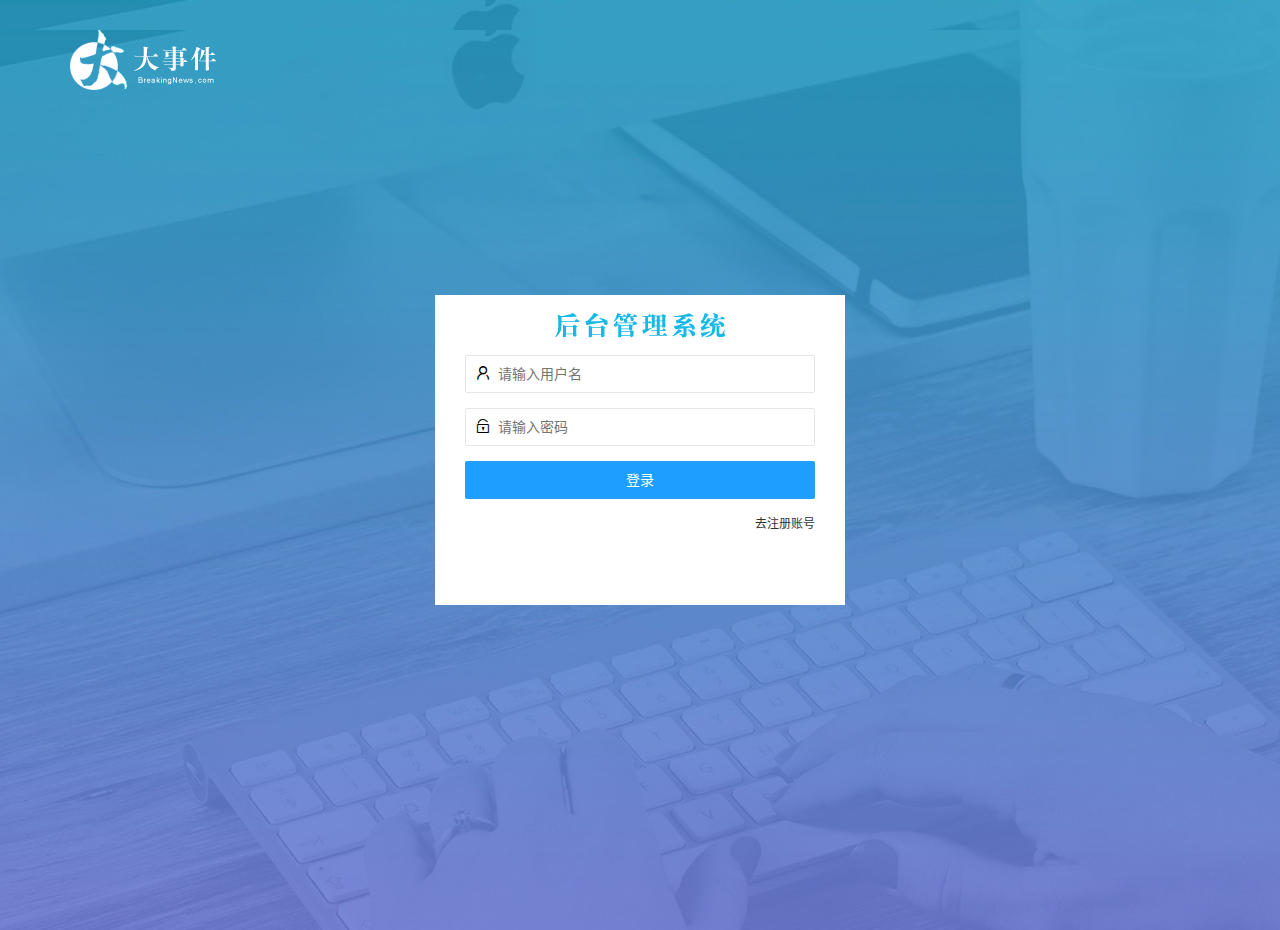
<file: login.html>
<!DOCTYPE html>
<html lang="zh-CN">

<head>
    <meta charset="UTF-8">
    <meta name="viewport" content="width=device-width, initial-scale=1.0">
    <title>大事件-登录/注册</title>
    <!-- 导入 Layui css样式 -->
    <link rel="stylesheet" href="/assets/lib/layui/css/layui.css">
    <!-- 引入自己的 css样式 -->
    <link rel="stylesheet" href="/assets/css/login.css" />
</head>

<body>
    <!-- 头部 logo 区域 -->
    <div class="layui-main" style="margin-top: 30px;">
        <img src="/assets/images/logo.png" alt="">
    </div>
    <!-- 登录/注册区域 -->
    <div class="loginAndRegBox">
        <!-- 1. 标题 -->
        <div class="title_box"></div>
        <!-- 2.登录的 div -->
        <div class="login_box">
            <!-- 登录表单 -->
            <form class="layui-form" id="form_login">
                <!-- 2.1 用户名 -->
                <div class="layui-form-item">
                    <i class="layui-icon layui-icon-username"></i>
                    <input type="text" name="username" required lay-verify="required" placeholder="请输入用户名"
                        autocomplete="off" class="layui-input">
                </div>
                <!-- 2.2 密码 -->
                <div class="layui-form-item">
                    <i class="layui-icon layui-icon-password"></i>
                    <input type="password" name="password" required lay-verify="required|pwd" placeholder="请输入密码"
                        autocomplete="off" class="layui-input">
                </div>
                <!-- 2.3 提交按钮 -->
                <div class="layui-form-item ">
                    <!-- type 要么不写要么设置为 sumbit，可以提交表单 -->
                    <!-- lay-submit 必须写，未来利用这个属性做表单校验 -->
                    <button class="layui-btn layui-btn-fluid layui-btn-normal" lay-submit>登录</button>
                </div>
                <!-- 2.4 去注册的 a 链接 -->
                <div class="layui-form-item links">
                    <a href="javascript:;" id="link_reg">去注册账号</a>
                </div>
            </form>
        </div>
        <!-- 3.注册的 div -->
        <div class="reg_box">
            <!-- 注册的表单 -->
            <form class="layui-form" id="form_reg">
                <!-- 2.1 用户名 -->
                <div class="layui-form-item">
                    <i class="layui-icon layui-icon-username"></i>
                    <input type="text" name="username" required lay-verify="required" placeholder="请输入用户名"
                        autocomplete="off" class="layui-input">
                </div>
                <!-- 2.2 密码 -->
                <div class="layui-form-item">
                    <i class="layui-icon layui-icon-password"></i>
                    <input type="password" name="password" required lay-verify="required|pwd" placeholder="请输入密码"
                        autocomplete="off" class="layui-input">
                </div>
                <!-- 2.3 密码确认框 -->
                <div class="layui-form-item">
                    <i class="layui-icon layui-icon-password"></i>
                    <input type="password" name="repassword" required lay-verify="required|pwd|repwd"
                        placeholder="再次确认密码" autocomplete="off" class="layui-input">
                </div>
                <!-- 2.4 注册按钮 -->
                <div class="layui-form-item ">
                    <!-- type 要么不写要么设置为 sumbit，可以提交表单 -->
                    <!-- lay-submit 必须写，未来利用这个属性做表单校验 -->
                    <button class="layui-btn layui-btn-fluid layui-btn-normal" lay-submit>注册</button>
                </div>
                <!-- 2.5 去登录的 a 链接 -->
                <div class="layui-form-item links">
                    <a href="javascript:;" id="link_login">去登录</a>
                </div>
            </form>

        </div>
    </div>
    <!-- 导入Jayui.all.js 文件 (不带 all 的功能少，还需要配置)-->
    <script src="/assets/lib/layui/layui.all.js"></script>
    <!-- 导入 jQUery 脚本 -->
    <script src="/assets/lib/jquery.js"></script>
    <!-- 引入自己封装的 baseAPI.js  -->
    <script src="/assets/js/baseAPI.js"></script>
    <!-- 引入自己的js文件 -->
    <script src="/assets/js/login.js"></script>
</body>

</html>
</file>
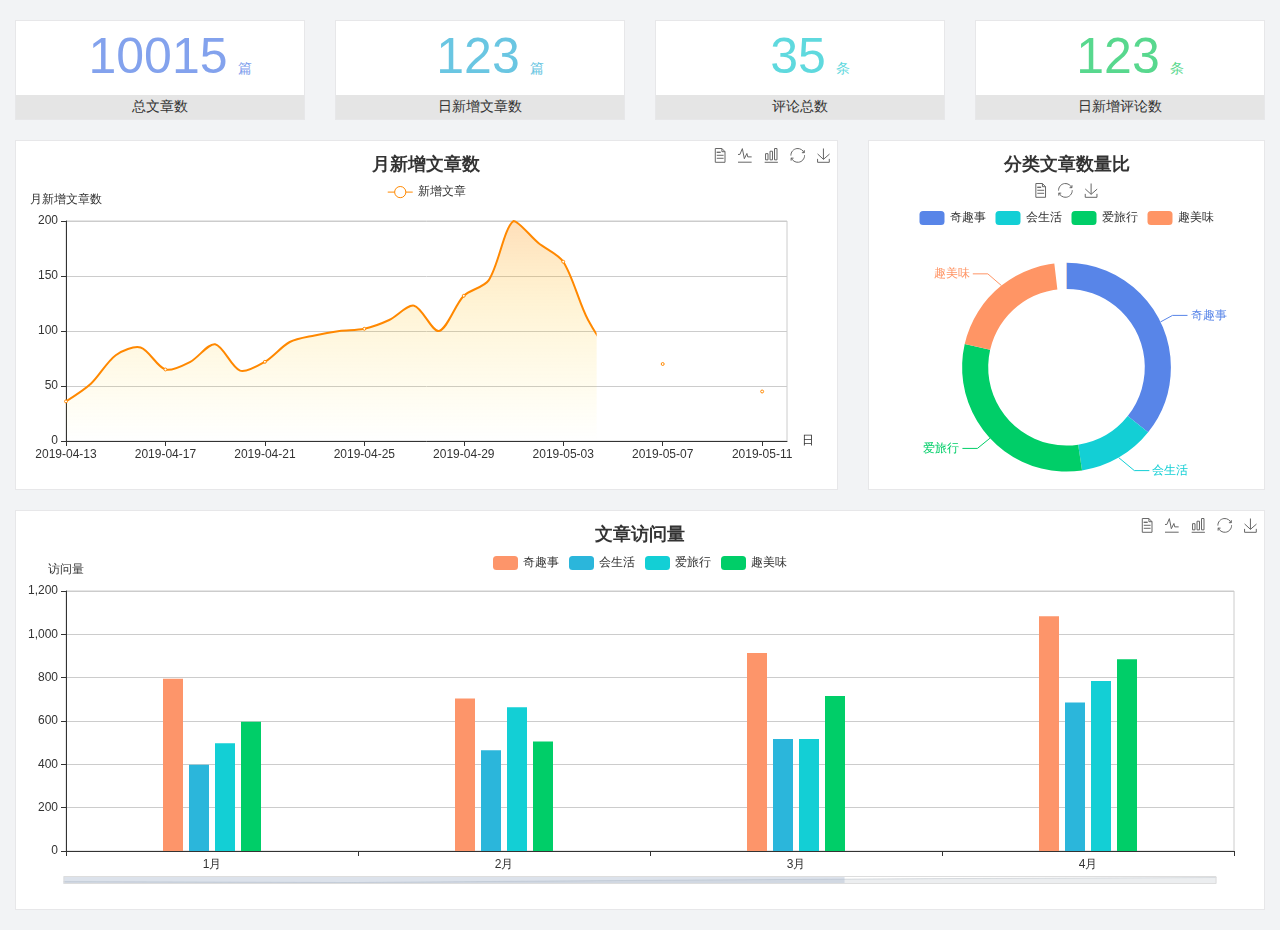
<file: home/dashboard.html>
<!DOCTYPE html>
<html lang="en">

<head>
  <meta charset="UTF-8">
  <meta name="viewport" content="width=device-width, initial-scale=1.0">
  <meta http-equiv="X-UA-Compatible" content="ie=edge">
  <title>图表统计</title>
  <link rel="stylesheet" href="../assets/lib/bootstrap.css" />
  <link rel="stylesheet" href="../assets/lib/main.css" />
  <script src="../assets/lib/jquery.js"></script>
  <script type="text/javascript" src="../assets/lib/echarts.min.js"></script>
</head>

<body>
  <div class="container-fluid">
    <div class="row spannel_list">
      <div class="col-sm-3 col-xs-6">
        <div class="spannel">
          <em>10015</em><span>篇</span>
          <b>总文章数</b>
        </div>
      </div>
      <div class="col-sm-3 col-xs-6">
        <div class="spannel scolor01">
          <em>123</em><span>篇</span>
          <b>日新增文章数</b>
        </div>
      </div>
      <div class="col-sm-3 col-xs-6">
        <div class="spannel scolor02">
          <em>35</em><span>条</span>
          <b>评论总数</b>
        </div>
      </div>
      <div class="col-sm-3 col-xs-6">
        <div class="spannel scolor03">
          <em>123</em><span>条</span>
          <b>日新增评论数</b>
        </div>
      </div>
    </div>
  </div>

  <div class="container-fluid">
    <div class="row curve-pie">
      <div class="col-lg-8 col-md-8">
        <div class="gragh_pannel" id="curve_show"></div>
      </div>
      <div class="col-lg-4 col-md-4">
        <div class="gragh_pannel" id="pie_show"></div>
      </div>
    </div>
  </div>

  <div class="container-fluid">
    <div class="column_pannel" id="column_show"></div>
  </div>

  <script>
    var oChart = echarts.init(document.getElementById('curve_show'));
    var aList_all = [
      { 'count': 36, 'date': '2019-04-13' },
      { 'count': 52, 'date': '2019-04-14' },
      { 'count': 78, 'date': '2019-04-15' },
      { 'count': 85, 'date': '2019-04-16' },
      { 'count': 65, 'date': '2019-04-17' },
      { 'count': 72, 'date': '2019-04-18' },
      { 'count': 88, 'date': '2019-04-19' },
      { 'count': 64, 'date': '2019-04-20' },
      { 'count': 72, 'date': '2019-04-21' },
      { 'count': 90, 'date': '2019-04-22' },
      { 'count': 96, 'date': '2019-04-23' },
      { 'count': 100, 'date': '2019-04-24' },
      { 'count': 102, 'date': '2019-04-25' },
      { 'count': 110, 'date': '2019-04-26' },
      { 'count': 123, 'date': '2019-04-27' },
      { 'count': 100, 'date': '2019-04-28' },
      { 'count': 132, 'date': '2019-04-29' },
      { 'count': 146, 'date': '2019-04-30' },
      { 'count': 200, 'date': '2019-05-01' },
      { 'count': 180, 'date': '2019-05-02' },
      { 'count': 163, 'date': '2019-05-03' },
      { 'count': 110, 'date': '2019-05-04' },
      { 'count': 80, 'date': '2019-05-05' },
      { 'count': 82, 'date': '2019-05-06' },
      { 'count': 70, 'date': '2019-05-07' },
      { 'count': 65, 'date': '2019-05-08' },
      { 'count': 54, 'date': '2019-05-09' },
      { 'count': 40, 'date': '2019-05-10' },
      { 'count': 45, 'date': '2019-05-11' },
      { 'count': 38, 'date': '2019-05-12' },
    ];

    let aCount = [];
    let aDate = [];

    for (var i = 0; i < aList_all.length; i++) {
      aCount.push(aList_all[i].count);
      aDate.push(aList_all[i].date);
    }

    var chartopt = {
      title: {
        text: '月新增文章数',
        left: 'center',
        top: '10'
      },
      tooltip: {
        trigger: 'axis'
      },
      legend: {
        data: ['新增文章'],
        top: '40'
      },
      toolbox: {
        show: true,
        feature: {
          mark: { show: true },
          dataView: { show: true, readOnly: false },
          magicType: { show: true, type: ['line', 'bar'] },
          restore: { show: true },
          saveAsImage: { show: true }
        }
      },
      calculable: true,
      xAxis: [
        {
          name: '日',
          type: 'category',
          boundaryGap: false,
          data: aDate
        }
      ],
      yAxis: [
        {
          name: '月新增文章数',
          type: 'value'
        }
      ],
      series: [
        {
          name: '新增文章',
          type: 'line',
          smooth: true,
          itemStyle: { normal: { areaStyle: { type: 'default' }, color: '#f80' }, lineStyle: { color: '#f80' } },
          data: aCount
        }],
      areaStyle: {
        normal: {
          color: new echarts.graphic.LinearGradient(0, 0, 0, 1, [{
            offset: 0,
            color: 'rgba(255,136,0,0.39)'
          }, {
            offset: .34,
            color: 'rgba(255,180,0,0.25)'
          }, {
            offset: 1,
            color: 'rgba(255,222,0,0.00)'
          }])

        }
      },
      grid: {
        show: true,
        x: 50,
        x2: 50,
        y: 80,
        height: 220
      }
    };

    oChart.setOption(chartopt);


    var oPie = echarts.init(document.getElementById('pie_show'));
    var oPieopt =
    {
      title: {
        top: 10,
        text: '分类文章数量比',
        x: 'center'
      },
      tooltip: {
        trigger: 'item',
        formatter: "{a} <br/>{b} : {c} ({d}%)"
      },
      color: ['#5885e8', '#13cfd5', '#00ce68', '#ff9565'],
      legend: {
        x: 'center',
        top: 65,
        data: ['奇趣事', '会生活', '爱旅行', '趣美味']
      },
      toolbox: {
        show: true,
        x: 'center',
        top: 35,
        feature: {
          mark: { show: true },
          dataView: { show: true, readOnly: false },
          magicType: {
            show: true,
            type: ['pie', 'funnel'],
            option: {
              funnel: {
                x: '25%',
                width: '50%',
                funnelAlign: 'left',
                max: 1548
              }
            }
          },
          restore: { show: true },
          saveAsImage: { show: true }
        }
      },
      calculable: true,
      series: [
        {
          name: '访问来源',
          type: 'pie',
          radius: ['45%', '60%'],
          center: ['50%', '65%'],
          data: [
            { value: 300, name: '奇趣事' },
            { value: 100, name: '会生活' },
            { value: 260, name: '爱旅行' },
            { value: 180, name: '趣美味' }
          ]
        }
      ]
    };
    oPie.setOption(oPieopt);



    var oColumn = this.echarts.init(document.getElementById('column_show'));
    var oColumnopt =
    {
      title: {
        text: '文章访问量',
        left: 'center',
        top: '10'
      },
      tooltip: {
        trigger: 'axis'
      },
      legend: {
        data: ['奇趣事', '会生活', '爱旅行', '趣美味'],
        top: '40'
      },
      toolbox: {
        show: true,
        feature: {
          mark: { show: true },
          dataView: { show: true, readOnly: false },
          magicType: { show: true, type: ['line', 'bar'] },
          restore: { show: true },
          saveAsImage: { show: true }
        }
      },
      calculable: true,
      xAxis: [
        {
          type: 'category',
          data: ['1月', '2月', '3月', '4月', '5月']
        }
      ],
      yAxis: [
        {
          name: '访问量',
          type: 'value'
        }
      ],
      series: [
        {
          name: '奇趣事',
          type: 'bar',
          barWidth: 20,
          itemStyle: {
            normal: { areaStyle: { type: 'default' }, color: '#fd956a' }
          },
          data: [800, 708, 920, 1090, 1200]
        },
        {
          name: '会生活',
          type: 'bar',
          barWidth: 20,
          itemStyle: {
            normal: { areaStyle: { type: 'default' }, color: '#2bb6db' }
          },
          data: [400, 468, 520, 690, 800]
        },
        {
          name: '爱旅行',
          type: 'bar',
          barWidth: 20,
          itemStyle: {
            normal: { areaStyle: { type: 'default' }, color: '#13cfd5' }
          },
          data: [500, 668, 520, 790, 900]
        },
        {
          name: '趣美味',
          type: 'bar',
          barWidth: 20,
          itemStyle: {
            normal: { areaStyle: { type: 'default' }, color: '#00ce68' }
          },
          data: [600, 508, 720, 890, 1000]
        }
      ],
      grid: {
        show: true,
        x: 50,
        x2: 30,
        y: 80,
        height: 260
      },
      dataZoom: [//给x轴设置滚动条
        {
          start: 0,//默认为0
          end: 100 - 1000 / 31,//默认为100
          type: 'slider',
          show: true,
          xAxisIndex: [0],
          handleSize: 0,//滑动条的 左右2个滑动条的大小
          height: 8,//组件高度
          left: 45, //左边的距离
          right: 50,//右边的距离
          bottom: 26,//右边的距离
          handleColor: '#ddd',//h滑动图标的颜色
          handleStyle: {
            borderColor: "#cacaca",
            borderWidth: "1",
            shadowBlur: 2,
            background: "#ddd",
            shadowColor: "#ddd",
          }
        }]
    };
    oColumn.setOption(oColumnopt);
  </script>
</body>

</html>
</file>
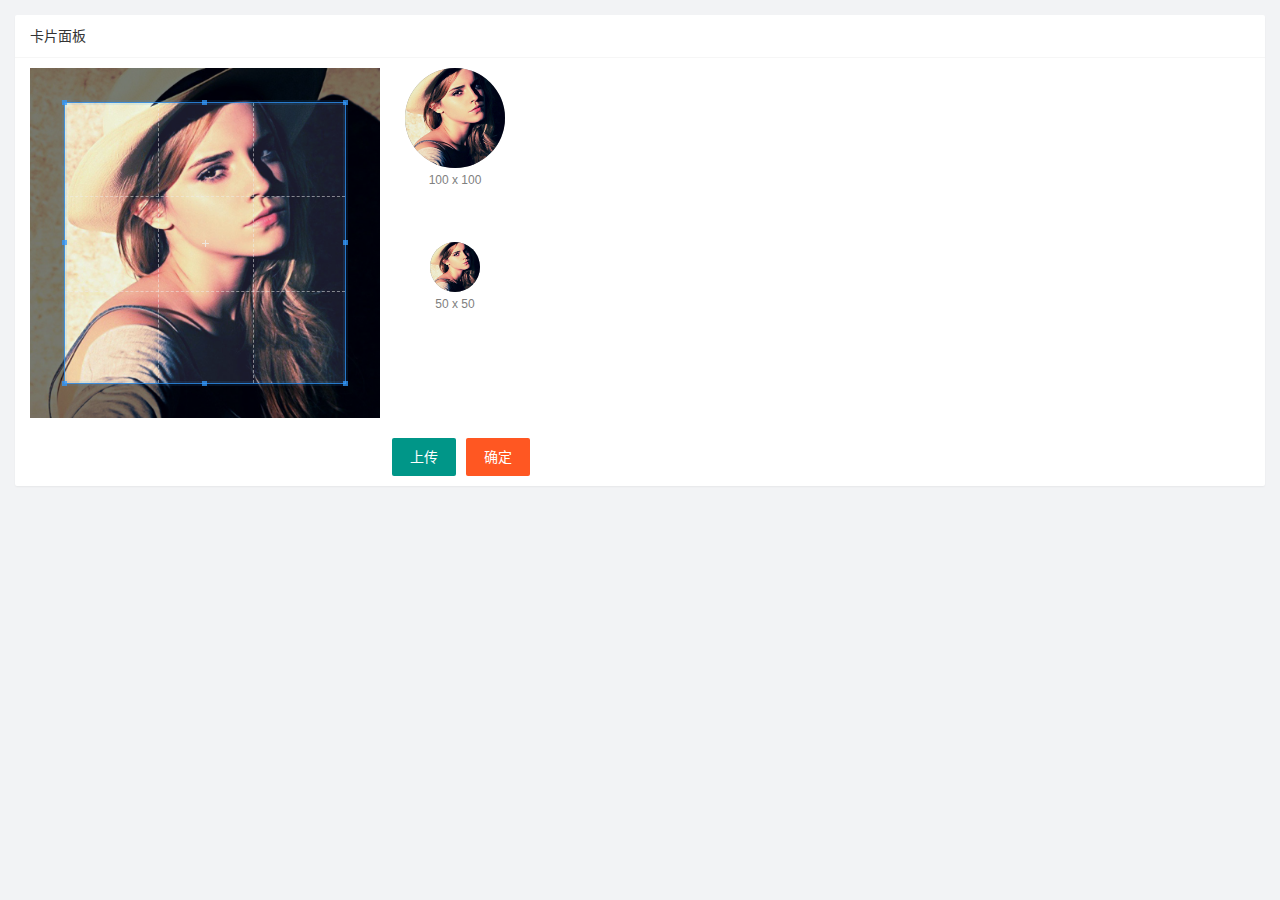
<file: user/user_avatar.html>
<!DOCTYPE html>
<html lang="zh-CN">

<head>
    <meta charset="UTF-8">
    <meta name="viewport" content="width=device-width, initial-scale=1.0">
    <title>Document</title>
    <!-- 导入 layui的css样式 -->
    <link rel="stylesheet" href="/assets/lib/layui/css/layui.css">
    <link rel="stylesheet" href="/assets/lib/cropper/cropper.css" />
    <!-- 引入自己的css样式 -->
    <link rel="stylesheet" href="/assets/css/user/user_avatar.css">
</head>

<body>
    <!-- 卡片面板 -->
    <div class="layui-card">
        <div class="layui-card-header">卡片面板</div>
        <div class="layui-card-body">
            <!-- 第一行的图片裁剪和预览区域 -->
            <div class="row1">
                <!-- 图片裁剪区域 -->
                <div class="cropper-box">
                    <!-- 这个 img 标签很重要，将来会把它初始化为裁剪区域 -->
                    <img id="image" src="/assets/images/sample.jpg" />
                </div>
                <!-- 图片的预览区域 -->
                <div class="preview-box">
                    <div>
                        <!-- 宽高为 100px 的预览区域 -->
                        <div class="img-preview w100"></div>
                        <p class="size">100 x 100</p>
                    </div>
                    <div>
                        <!-- 宽高为 50px 的预览区域 -->
                        <div class="img-preview w50"></div>
                        <p class="size">50 x 50</p>
                    </div>
                </div>
            </div>

            <!-- 第二行的按钮区域 -->
            <div class="row2">
                <input type="file" id="file" accept="image/png,image/jpeg">
                <button type="button" class="layui-btn" id="btnChooseImage">上传</button>
                <button type="button" id="btnUpload" class="layui-btn layui-btn-danger">确定</button>
            </div>
        </div>
    </div>
    <!-- 导入 layui的js文件 -->
    <script src="/assets/lib/layui/layui.all.js"></script>
    <!-- 导入 jQuery的js 文件 -->
    <script src="/assets/lib/jquery.js"></script>
    <!-- 导入 cropper 的js文件 -->
    <script src="/assets/lib/cropper/Cropper.js"></script>
    <script src="/assets/lib/cropper/jquery-cropper.js"></script>
    <!-- 引入 base.API -->
    <script src="/assets/js/baseAPI.js"></script>
    <!-- 引入自己的js 文件 -->
    <script src="/assets/js/user/user_avatar.js"></script>
</body>

</html>
</file>
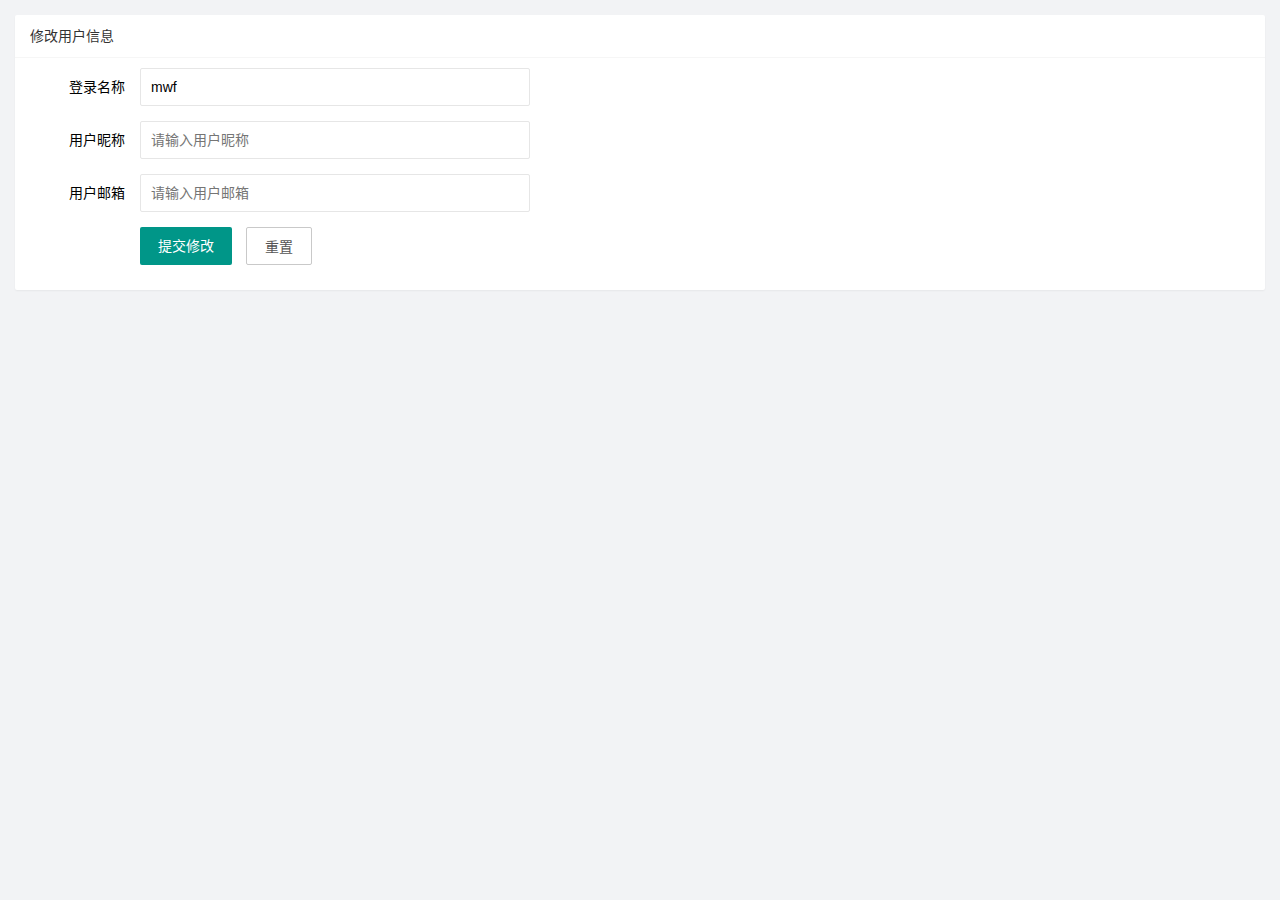
<file: user/user_info.html>
<!DOCTYPE html>
<html lang="zh-CN">

<head>
    <meta charset="UTF-8">
    <meta name="viewport" content="width=device-width, initial-scale=1.0">
    <title>Document</title>
    <!-- 导入 layui 的css样式 -->
    <link rel="stylesheet" href="/assets/lib/layui/css/layui.css">
    <!-- 引入自己的 css 样式 -->
    <link rel="stylesheet" href="/assets/css/user/user_info.css">
</head>

<body>
    <!-- 卡片区域 -->
    <div class="layui-card">
        <div class="layui-card-header">修改用户信息</div>
        <div class="layui-card-body">
            <!-- form表单 -->
            <form class="layui-form" lay-filter="formUserInfo">
                <!-- 第00行 id -->
                <!--记住，修改通常都和id有关，所以显示的时候要记得显示id  -->
                <input type="hidden" name="id">
                <!-- 第01行 登录名称 -->
                <div class="layui-form-item">
                    <label class="layui-form-label">登录名称</label>
                    <div class="layui-input-block">
                        <input type="text" name="username" required lay-verify="required" placeholder="请输入登录名称"
                            autocomplete="off" class="layui-input" readonly value="mwf">
                    </div>
                </div>
                <!-- 第02行 用户昵称 -->
                <div class="layui-form-item">
                    <label class="layui-form-label">用户昵称</label>
                    <div class="layui-input-block">
                        <input type="text" name="nickname" required lay-verify="required|nickname" placeholder="请输入用户昵称"
                            autocomplete="off" class="layui-input">
                    </div>
                </div>
                <!-- 第03行 用户邮箱 -->
                <div class="layui-form-item">
                    <label class="layui-form-label">用户邮箱</label>
                    <div class="layui-input-block">
                        <input type="email" name="email" required lay-verify="required|email" placeholder="请输入用户邮箱"
                            autocomplete="off" class="layui-input">
                    </div>
                </div>
                <!-- 第04行 提交修改 -->
                <div class="layui-form-item">
                    <div class="layui-input-block">
                        <button class="layui-btn" lay-submit lay-filter="formDemo">提交修改</button>
                        <button type="reset" class="layui-btn layui-btn-primary" id="btnReset">重置</button>
                    </div>
                </div>
            </form>
        </div>
    </div>
    <!-- 导入 layui.all.js文件 -->
    <script src="/assets/lib/layui/layui.all.js"></script>
    <!-- 导入 jQuery 文件 -->
    <script src="/assets/lib/jquery.js"></script>
    <!-- 引入 baseAPI 文件 -->
    <script src="/assets/js/baseAPI.js"></script>
    <!-- 引入自己的 js文件 -->
    <script src="/assets/js/user/user_info.js"></script>
</body>

</html>
</file>
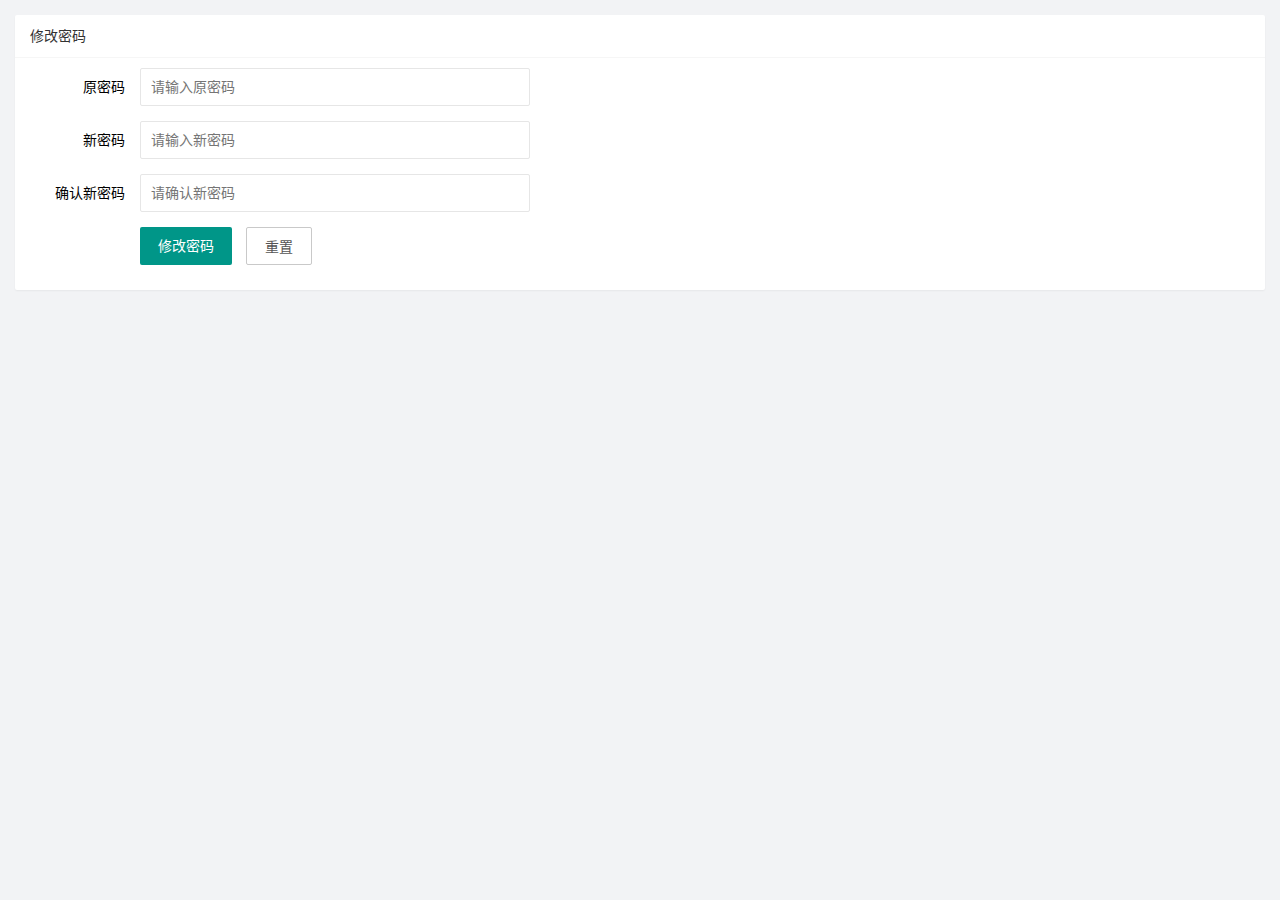
<file: user/user_pwd.html>
<!DOCTYPE html>
<html lang="zh-CN">

<head>
    <meta charset="UTF-8">
    <meta name="viewport" content="width=device-width, initial-scale=1.0">
    <title>Document</title>
    <!-- 导入 layui 的css样式 -->
    <link rel="stylesheet" href="/assets/lib/layui/css/layui.css">
    <!-- 引入自己的css样式 -->
    <link rel="stylesheet" href="/assets/css/user/user._pwd.css">
</head>

<body>
    <div class="layui-card">
        <div class="layui-card-header">修改密码</div>
        <div class="layui-card-body">
            <form class="layui-form">
                <!-- 1.原密码 -->
                <div class="layui-form-item">
                    <label class="layui-form-label">原密码</label>
                    <div class="layui-input-block">
                        <input type="password" name="oldPwd" required lay-verify="required|pwd" placeholder="请输入原密码"
                            autocomplete="off" class="layui-input">
                    </div>
                </div>
                <!-- 2.新密码 -->
                <div class="layui-form-item">
                    <label class="layui-form-label">新密码</label>
                    <div class="layui-input-block">
                        <input type="password" name="newPwd" required lay-verify="required|pwd|newPwd"
                            placeholder="请输入新密码" autocomplete="off" class="layui-input">
                    </div>
                </div>
                <!-- 3.确认新密码 -->
                <div class="layui-form-item">
                    <label class="layui-form-label">确认新密码</label>
                    <div class="layui-input-block">
                        <input type="password" name="rePwd" required lay-verify="required|pwd|rePwd"
                            placeholder="请确认新密码" autocomplete="off" class="layui-input">
                    </div>
                </div>
                <!-- 4.提交按钮 -->
                <div class="layui-form-item">
                    <div class="layui-input-block">
                        <button class="layui-btn" lay-submit lay-filter="formDemo">修改密码</button>
                        <button type="reset" class="layui-btn layui-btn-primary">重置</button>
                    </div>
                </div>
            </form>
        </div>
    </div>
    <!-- 导入 layui 的js文件 -->
    <script src="/assets/lib/layui/layui.all.js"></script>
    <!-- 导入 jQuery 的js文件 -->
    <script src="/assets/lib/jquery.js"></script>
    <!-- 引入 baseAPI 文件 -->
    <script src="/assets/js/baseAPI.js"></script>
    <!-- 引入本页面 js -->
    <script src="/assets/js/user/user_pwd.js"></script>
</body>

</html>
</file>
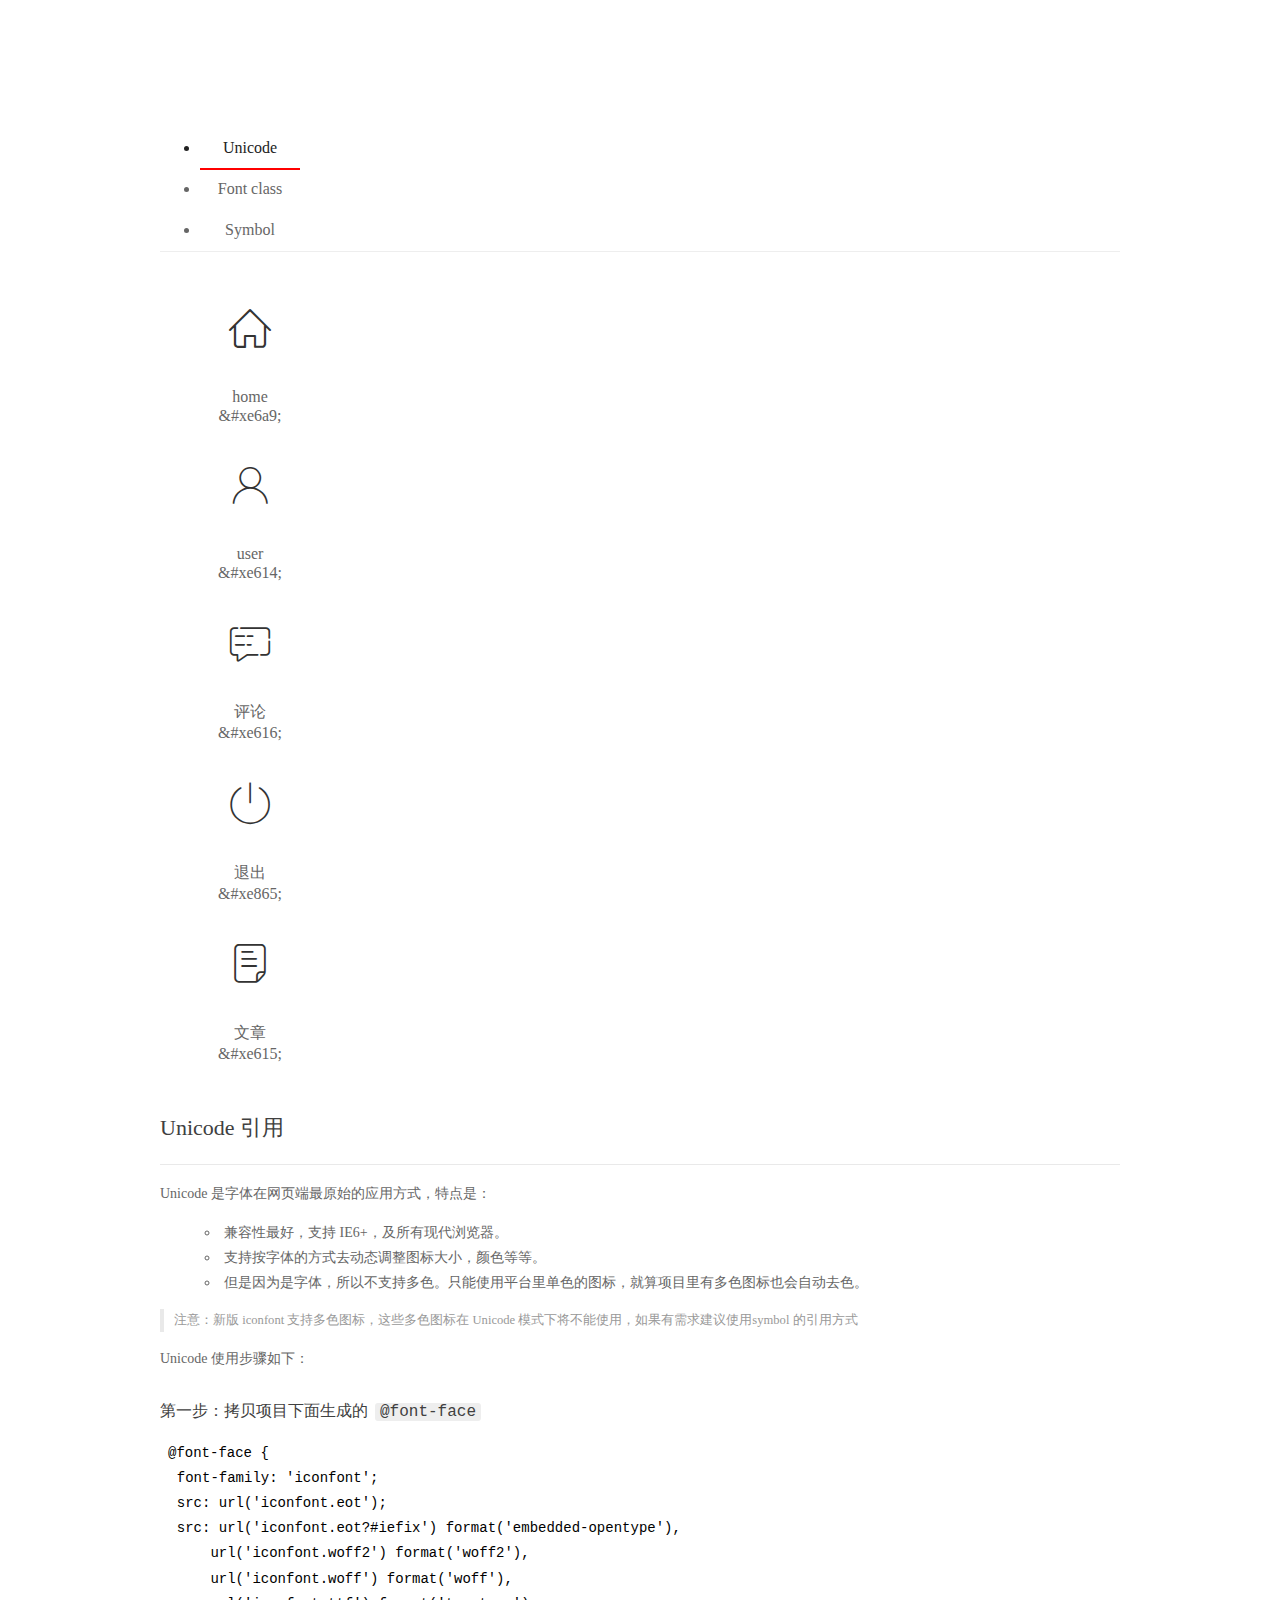
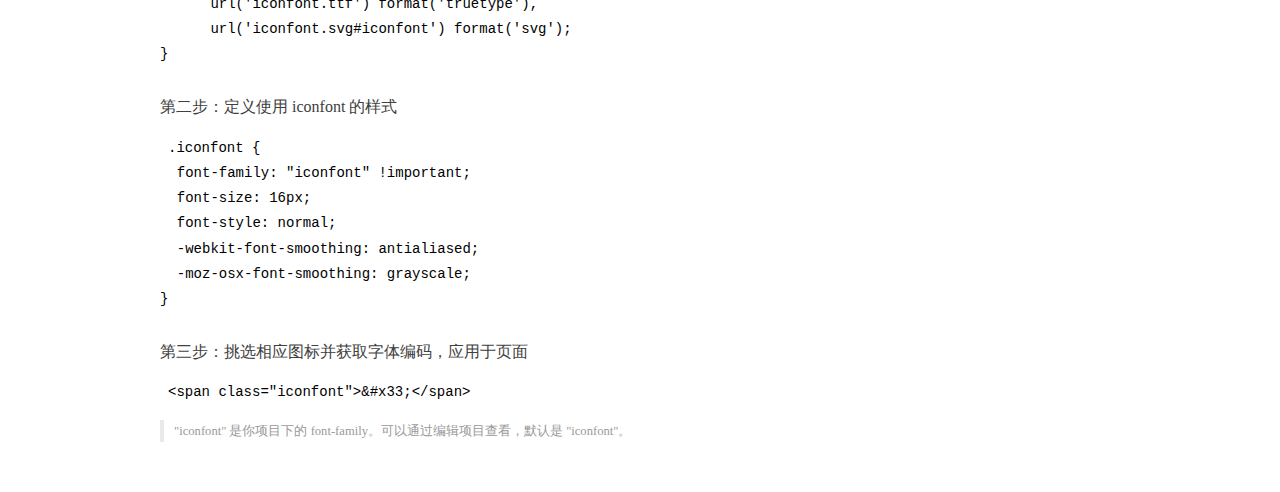
<file: assets/fonts/demo_index.html>
<!DOCTYPE html>
<html>
<head>
  <meta charset="utf-8"/>
  <title>IconFont Demo</title>
  <link rel="shortcut icon" href="https://gtms04.alicdn.com/tps/i4/TB1_oz6GVXXXXaFXpXXJDFnIXXX-64-64.ico" type="image/x-icon"/>
  <link rel="stylesheet" href="https://g.alicdn.com/thx/cube/1.3.2/cube.min.css">
  <link rel="stylesheet" href="demo.css">
  <link rel="stylesheet" href="iconfont.css">
  <script src="iconfont.js"></script>
  <!-- jQuery -->
  <script src="https://a1.alicdn.com/oss/uploads/2018/12/26/7bfddb60-08e8-11e9-9b04-53e73bb6408b.js"></script>
  <!-- 代码高亮 -->
  <script src="https://a1.alicdn.com/oss/uploads/2018/12/26/a3f714d0-08e6-11e9-8a15-ebf944d7534c.js"></script>
</head>
<body>
  <div class="main">
    <h1 class="logo"><a href="https://www.iconfont.cn/" title="iconfont 首页" target="_blank">&#xe86b;</a></h1>
    <div class="nav-tabs">
      <ul id="tabs" class="dib-box">
        <li class="dib active"><span>Unicode</span></li>
        <li class="dib"><span>Font class</span></li>
        <li class="dib"><span>Symbol</span></li>
      </ul>
      
    </div>
    <div class="tab-container">
      <div class="content unicode" style="display: block;">
          <ul class="icon_lists dib-box">
          
            <li class="dib">
              <span class="icon iconfont">&#xe6a9;</span>
                <div class="name">home</div>
                <div class="code-name">&amp;#xe6a9;</div>
              </li>
          
            <li class="dib">
              <span class="icon iconfont">&#xe614;</span>
                <div class="name">user</div>
                <div class="code-name">&amp;#xe614;</div>
              </li>
          
            <li class="dib">
              <span class="icon iconfont">&#xe616;</span>
                <div class="name">评论</div>
                <div class="code-name">&amp;#xe616;</div>
              </li>
          
            <li class="dib">
              <span class="icon iconfont">&#xe865;</span>
                <div class="name">退出</div>
                <div class="code-name">&amp;#xe865;</div>
              </li>
          
            <li class="dib">
              <span class="icon iconfont">&#xe615;</span>
                <div class="name">文章</div>
                <div class="code-name">&amp;#xe615;</div>
              </li>
          
          </ul>
          <div class="article markdown">
          <h2 id="unicode-">Unicode 引用</h2>
          <hr>

          <p>Unicode 是字体在网页端最原始的应用方式，特点是：</p>
          <ul>
            <li>兼容性最好，支持 IE6+，及所有现代浏览器。</li>
            <li>支持按字体的方式去动态调整图标大小，颜色等等。</li>
            <li>但是因为是字体，所以不支持多色。只能使用平台里单色的图标，就算项目里有多色图标也会自动去色。</li>
          </ul>
          <blockquote>
            <p>注意：新版 iconfont 支持多色图标，这些多色图标在 Unicode 模式下将不能使用，如果有需求建议使用symbol 的引用方式</p>
          </blockquote>
          <p>Unicode 使用步骤如下：</p>
          <h3 id="-font-face">第一步：拷贝项目下面生成的 <code>@font-face</code></h3>
<pre><code class="language-css"
>@font-face {
  font-family: 'iconfont';
  src: url('iconfont.eot');
  src: url('iconfont.eot?#iefix') format('embedded-opentype'),
      url('iconfont.woff2') format('woff2'),
      url('iconfont.woff') format('woff'),
      url('iconfont.ttf') format('truetype'),
      url('iconfont.svg#iconfont') format('svg');
}
</code></pre>
          <h3 id="-iconfont-">第二步：定义使用 iconfont 的样式</h3>
<pre><code class="language-css"
>.iconfont {
  font-family: "iconfont" !important;
  font-size: 16px;
  font-style: normal;
  -webkit-font-smoothing: antialiased;
  -moz-osx-font-smoothing: grayscale;
}
</code></pre>
          <h3 id="-">第三步：挑选相应图标并获取字体编码，应用于页面</h3>
<pre>
<code class="language-html"
>&lt;span class="iconfont"&gt;&amp;#x33;&lt;/span&gt;
</code></pre>
          <blockquote>
            <p>"iconfont" 是你项目下的 font-family。可以通过编辑项目查看，默认是 "iconfont"。</p>
          </blockquote>
          </div>
      </div>
      <div class="content font-class">
        <ul class="icon_lists dib-box">
          
          <li class="dib">
            <span class="icon iconfont icon-home"></span>
            <div class="name">
              home
            </div>
            <div class="code-name">.icon-home
            </div>
          </li>
          
          <li class="dib">
            <span class="icon iconfont icon-user"></span>
            <div class="name">
              user
            </div>
            <div class="code-name">.icon-user
            </div>
          </li>
          
          <li class="dib">
            <span class="icon iconfont icon-pinglun"></span>
            <div class="name">
              评论
            </div>
            <div class="code-name">.icon-pinglun
            </div>
          </li>
          
          <li class="dib">
            <span class="icon iconfont icon-tuichu"></span>
            <div class="name">
              退出
            </div>
            <div class="code-name">.icon-tuichu
            </div>
          </li>
          
          <li class="dib">
            <span class="icon iconfont icon-16"></span>
            <div class="name">
              文章
            </div>
            <div class="code-name">.icon-16
            </div>
          </li>
          
        </ul>
        <div class="article markdown">
        <h2 id="font-class-">font-class 引用</h2>
        <hr>

        <p>font-class 是 Unicode 使用方式的一种变种，主要是解决 Unicode 书写不直观，语意不明确的问题。</p>
        <p>与 Unicode 使用方式相比，具有如下特点：</p>
        <ul>
          <li>兼容性良好，支持 IE8+，及所有现代浏览器。</li>
          <li>相比于 Unicode 语意明确，书写更直观。可以很容易分辨这个 icon 是什么。</li>
          <li>因为使用 class 来定义图标，所以当要替换图标时，只需要修改 class 里面的 Unicode 引用。</li>
          <li>不过因为本质上还是使用的字体，所以多色图标还是不支持的。</li>
        </ul>
        <p>使用步骤如下：</p>
        <h3 id="-fontclass-">第一步：引入项目下面生成的 fontclass 代码：</h3>
<pre><code class="language-html">&lt;link rel="stylesheet" href="./iconfont.css"&gt;
</code></pre>
        <h3 id="-">第二步：挑选相应图标并获取类名，应用于页面：</h3>
<pre><code class="language-html">&lt;span class="iconfont icon-xxx"&gt;&lt;/span&gt;
</code></pre>
        <blockquote>
          <p>"
            iconfont" 是你项目下的 font-family。可以通过编辑项目查看，默认是 "iconfont"。</p>
        </blockquote>
      </div>
      </div>
      <div class="content symbol">
          <ul class="icon_lists dib-box">
          
            <li class="dib">
                <svg class="icon svg-icon" aria-hidden="true">
                  <use xlink:href="#icon-home"></use>
                </svg>
                <div class="name">home</div>
                <div class="code-name">#icon-home</div>
            </li>
          
            <li class="dib">
                <svg class="icon svg-icon" aria-hidden="true">
                  <use xlink:href="#icon-user"></use>
                </svg>
                <div class="name">user</div>
                <div class="code-name">#icon-user</div>
            </li>
          
            <li class="dib">
                <svg class="icon svg-icon" aria-hidden="true">
                  <use xlink:href="#icon-pinglun"></use>
                </svg>
                <div class="name">评论</div>
                <div class="code-name">#icon-pinglun</div>
            </li>
          
            <li class="dib">
                <svg class="icon svg-icon" aria-hidden="true">
                  <use xlink:href="#icon-tuichu"></use>
                </svg>
                <div class="name">退出</div>
                <div class="code-name">#icon-tuichu</div>
            </li>
          
            <li class="dib">
                <svg class="icon svg-icon" aria-hidden="true">
                  <use xlink:href="#icon-16"></use>
                </svg>
                <div class="name">文章</div>
                <div class="code-name">#icon-16</div>
            </li>
          
          </ul>
          <div class="article markdown">
          <h2 id="symbol-">Symbol 引用</h2>
          <hr>

          <p>这是一种全新的使用方式，应该说这才是未来的主流，也是平台目前推荐的用法。相关介绍可以参考这篇<a href="">文章</a>
            这种用法其实是做了一个 SVG 的集合，与另外两种相比具有如下特点：</p>
          <ul>
            <li>支持多色图标了，不再受单色限制。</li>
            <li>通过一些技巧，支持像字体那样，通过 <code>font-size</code>, <code>color</code> 来调整样式。</li>
            <li>兼容性较差，支持 IE9+，及现代浏览器。</li>
            <li>浏览器渲染 SVG 的性能一般，还不如 png。</li>
          </ul>
          <p>使用步骤如下：</p>
          <h3 id="-symbol-">第一步：引入项目下面生成的 symbol 代码：</h3>
<pre><code class="language-html">&lt;script src="./iconfont.js"&gt;&lt;/script&gt;
</code></pre>
          <h3 id="-css-">第二步：加入通用 CSS 代码（引入一次就行）：</h3>
<pre><code class="language-html">&lt;style&gt;
.icon {
  width: 1em;
  height: 1em;
  vertical-align: -0.15em;
  fill: currentColor;
  overflow: hidden;
}
&lt;/style&gt;
</code></pre>
          <h3 id="-">第三步：挑选相应图标并获取类名，应用于页面：</h3>
<pre><code class="language-html">&lt;svg class="icon" aria-hidden="true"&gt;
  &lt;use xlink:href="#icon-xxx"&gt;&lt;/use&gt;
&lt;/svg&gt;
</code></pre>
          </div>
      </div>

    </div>
  </div>
  <script>
  $(document).ready(function () {
      $('.tab-container .content:first').show()

      $('#tabs li').click(function (e) {
        var tabContent = $('.tab-container .content')
        var index = $(this).index()

        if ($(this).hasClass('active')) {
          return
        } else {
          $('#tabs li').removeClass('active')
          $(this).addClass('active')

          tabContent.hide().eq(index).fadeIn()
        }
      })
    })
  </script>
</body>
</html>
</file>
<file: assets/lib/layui/css/layui.css>
/** layui-v2.5.5 MIT License By https://www.layui.com */
 .layui-inline,img{display:inline-block;vertical-align:middle}h1,h2,h3,h4,h5,h6{font-weight:400}.layui-edge,.layui-header,.layui-inline,.layui-main{position:relative}.layui-body,.layui-edge,.layui-elip{overflow:hidden}.layui-btn,.layui-edge,.layui-inline,img{vertical-align:middle}.layui-btn,.layui-disabled,.layui-icon,.layui-unselect{-moz-user-select:none;-webkit-user-select:none;-ms-user-select:none}.layui-elip,.layui-form-checkbox span,.layui-form-pane .layui-form-label{text-overflow:ellipsis;white-space:nowrap}.layui-breadcrumb,.layui-tree-btnGroup{visibility:hidden}blockquote,body,button,dd,div,dl,dt,form,h1,h2,h3,h4,h5,h6,input,li,ol,p,pre,td,textarea,th,ul{margin:0;padding:0;-webkit-tap-highlight-color:rgba(0,0,0,0)}a:active,a:hover{outline:0}img{border:none}li{list-style:none}table{border-collapse:collapse;border-spacing:0}h4,h5,h6{font-size:100%}button,input,optgroup,option,select,textarea{font-family:inherit;font-size:inherit;font-style:inherit;font-weight:inherit;outline:0}pre{white-space:pre-wrap;white-space:-moz-pre-wrap;white-space:-pre-wrap;white-space:-o-pre-wrap;word-wrap:break-word}body{line-height:24px;font:14px Helvetica Neue,Helvetica,PingFang SC,Tahoma,Arial,sans-serif}hr{height:1px;margin:10px 0;border:0;clear:both}a{color:#333;text-decoration:none}a:hover{color:#777}a cite{font-style:normal;*cursor:pointer}.layui-border-box,.layui-border-box *{box-sizing:border-box}.layui-box,.layui-box *{box-sizing:content-box}.layui-clear{clear:both;*zoom:1}.layui-clear:after{content:'\20';clear:both;*zoom:1;display:block;height:0}.layui-inline{*display:inline;*zoom:1}.layui-edge{display:inline-block;width:0;height:0;border-width:6px;border-style:dashed;border-color:transparent}.layui-edge-top{top:-4px;border-bottom-color:#999;border-bottom-style:solid}.layui-edge-right{border-left-color:#999;border-left-style:solid}.layui-edge-bottom{top:2px;border-top-color:#999;border-top-style:solid}.layui-edge-left{border-right-color:#999;border-right-style:solid}.layui-disabled,.layui-disabled:hover{color:#d2d2d2!important;cursor:not-allowed!important}.layui-circle{border-radius:100%}.layui-show{display:block!important}.layui-hide{display:none!important}@font-face{font-family:layui-icon;src:url(../font/iconfont.eot?v=250);src:url(../font/iconfont.eot?v=250#iefix) format('embedded-opentype'),url(../font/iconfont.woff2?v=250) format('woff2'),url(../font/iconfont.woff?v=250) format('woff'),url(../font/iconfont.ttf?v=250) format('truetype'),url(../font/iconfont.svg?v=250#layui-icon) format('svg')}.layui-icon{font-family:layui-icon!important;font-size:16px;font-style:normal;-webkit-font-smoothing:antialiased;-moz-osx-font-smoothing:grayscale}.layui-icon-reply-fill:before{content:"\e611"}.layui-icon-set-fill:before{content:"\e614"}.layui-icon-menu-fill:before{content:"\e60f"}.layui-icon-search:before{content:"\e615"}.layui-icon-share:before{content:"\e641"}.layui-icon-set-sm:before{content:"\e620"}.layui-icon-engine:before{content:"\e628"}.layui-icon-close:before{content:"\1006"}.layui-icon-close-fill:before{content:"\1007"}.layui-icon-chart-screen:before{content:"\e629"}.layui-icon-star:before{content:"\e600"}.layui-icon-circle-dot:before{content:"\e617"}.layui-icon-chat:before{content:"\e606"}.layui-icon-release:before{content:"\e609"}.layui-icon-list:before{content:"\e60a"}.layui-icon-chart:before{content:"\e62c"}.layui-icon-ok-circle:before{content:"\1005"}.layui-icon-layim-theme:before{content:"\e61b"}.layui-icon-table:before{content:"\e62d"}.layui-icon-right:before{content:"\e602"}.layui-icon-left:before{content:"\e603"}.layui-icon-cart-simple:before{content:"\e698"}.layui-icon-face-cry:before{content:"\e69c"}.layui-icon-face-smile:before{content:"\e6af"}.layui-icon-survey:before{content:"\e6b2"}.layui-icon-tree:before{content:"\e62e"}.layui-icon-upload-circle:before{content:"\e62f"}.layui-icon-add-circle:before{content:"\e61f"}.layui-icon-download-circle:before{content:"\e601"}.layui-icon-templeate-1:before{content:"\e630"}.layui-icon-util:before{content:"\e631"}.layui-icon-face-surprised:before{content:"\e664"}.layui-icon-edit:before{content:"\e642"}.layui-icon-speaker:before{content:"\e645"}.layui-icon-down:before{content:"\e61a"}.layui-icon-file:before{content:"\e621"}.layui-icon-layouts:before{content:"\e632"}.layui-icon-rate-half:before{content:"\e6c9"}.layui-icon-add-circle-fine:before{content:"\e608"}.layui-icon-prev-circle:before{content:"\e633"}.layui-icon-read:before{content:"\e705"}.layui-icon-404:before{content:"\e61c"}.layui-icon-carousel:before{content:"\e634"}.layui-icon-help:before{content:"\e607"}.layui-icon-code-circle:before{content:"\e635"}.layui-icon-water:before{content:"\e636"}.layui-icon-username:before{content:"\e66f"}.layui-icon-find-fill:before{content:"\e670"}.layui-icon-about:before{content:"\e60b"}.layui-icon-location:before{content:"\e715"}.layui-icon-up:before{content:"\e619"}.layui-icon-pause:before{content:"\e651"}.layui-icon-date:before{content:"\e637"}.layui-icon-layim-uploadfile:before{content:"\e61d"}.layui-icon-delete:before{content:"\e640"}.layui-icon-play:before{content:"\e652"}.layui-icon-top:before{content:"\e604"}.layui-icon-friends:before{content:"\e612"}.layui-icon-refresh-3:before{content:"\e9aa"}.layui-icon-ok:before{content:"\e605"}.layui-icon-layer:before{content:"\e638"}.layui-icon-face-smile-fine:before{content:"\e60c"}.layui-icon-dollar:before{content:"\e659"}.layui-icon-group:before{content:"\e613"}.layui-icon-layim-download:before{content:"\e61e"}.layui-icon-picture-fine:before{content:"\e60d"}.layui-icon-link:before{content:"\e64c"}.layui-icon-diamond:before{content:"\e735"}.layui-icon-log:before{content:"\e60e"}.layui-icon-rate-solid:before{content:"\e67a"}.layui-icon-fonts-del:before{content:"\e64f"}.layui-icon-unlink:before{content:"\e64d"}.layui-icon-fonts-clear:before{content:"\e639"}.layui-icon-triangle-r:before{content:"\e623"}.layui-icon-circle:before{content:"\e63f"}.layui-icon-radio:before{content:"\e643"}.layui-icon-align-center:before{content:"\e647"}.layui-icon-align-right:before{content:"\e648"}.layui-icon-align-left:before{content:"\e649"}.layui-icon-loading-1:before{content:"\e63e"}.layui-icon-return:before{content:"\e65c"}.layui-icon-fonts-strong:before{content:"\e62b"}.layui-icon-upload:before{content:"\e67c"}.layui-icon-dialogue:before{content:"\e63a"}.layui-icon-video:before{content:"\e6ed"}.layui-icon-headset:before{content:"\e6fc"}.layui-icon-cellphone-fine:before{content:"\e63b"}.layui-icon-add-1:before{content:"\e654"}.layui-icon-face-smile-b:before{content:"\e650"}.layui-icon-fonts-html:before{content:"\e64b"}.layui-icon-form:before{content:"\e63c"}.layui-icon-cart:before{content:"\e657"}.layui-icon-camera-fill:before{content:"\e65d"}.layui-icon-tabs:before{content:"\e62a"}.layui-icon-fonts-code:before{content:"\e64e"}.layui-icon-fire:before{content:"\e756"}.layui-icon-set:before{content:"\e716"}.layui-icon-fonts-u:before{content:"\e646"}.layui-icon-triangle-d:before{content:"\e625"}.layui-icon-tips:before{content:"\e702"}.layui-icon-picture:before{content:"\e64a"}.layui-icon-more-vertical:before{content:"\e671"}.layui-icon-flag:before{content:"\e66c"}.layui-icon-loading:before{content:"\e63d"}.layui-icon-fonts-i:before{content:"\e644"}.layui-icon-refresh-1:before{content:"\e666"}.layui-icon-rmb:before{content:"\e65e"}.layui-icon-home:before{content:"\e68e"}.layui-icon-user:before{content:"\e770"}.layui-icon-notice:before{content:"\e667"}.layui-icon-login-weibo:before{content:"\e675"}.layui-icon-voice:before{content:"\e688"}.layui-icon-upload-drag:before{content:"\e681"}.layui-icon-login-qq:before{content:"\e676"}.layui-icon-snowflake:before{content:"\e6b1"}.layui-icon-file-b:before{content:"\e655"}.layui-icon-template:before{content:"\e663"}.layui-icon-auz:before{content:"\e672"}.layui-icon-console:before{content:"\e665"}.layui-icon-app:before{content:"\e653"}.layui-icon-prev:before{content:"\e65a"}.layui-icon-website:before{content:"\e7ae"}.layui-icon-next:before{content:"\e65b"}.layui-icon-component:before{content:"\e857"}.layui-icon-more:before{content:"\e65f"}.layui-icon-login-wechat:before{content:"\e677"}.layui-icon-shrink-right:before{content:"\e668"}.layui-icon-spread-left:before{content:"\e66b"}.layui-icon-camera:before{content:"\e660"}.layui-icon-note:before{content:"\e66e"}.layui-icon-refresh:before{content:"\e669"}.layui-icon-female:before{content:"\e661"}.layui-icon-male:before{content:"\e662"}.layui-icon-password:before{content:"\e673"}.layui-icon-senior:before{content:"\e674"}.layui-icon-theme:before{content:"\e66a"}.layui-icon-tread:before{content:"\e6c5"}.layui-icon-praise:before{content:"\e6c6"}.layui-icon-star-fill:before{content:"\e658"}.layui-icon-rate:before{content:"\e67b"}.layui-icon-template-1:before{content:"\e656"}.layui-icon-vercode:before{content:"\e679"}.layui-icon-cellphone:before{content:"\e678"}.layui-icon-screen-full:before{content:"\e622"}.layui-icon-screen-restore:before{content:"\e758"}.layui-icon-cols:before{content:"\e610"}.layui-icon-export:before{content:"\e67d"}.layui-icon-print:before{content:"\e66d"}.layui-icon-slider:before{content:"\e714"}.layui-icon-addition:before{content:"\e624"}.layui-icon-subtraction:before{content:"\e67e"}.layui-icon-service:before{content:"\e626"}.layui-icon-transfer:before{content:"\e691"}.layui-main{width:1140px;margin:0 auto}.layui-header{z-index:1000;height:60px}.layui-header a:hover{transition:all .5s;-webkit-transition:all .5s}.layui-side{position:fixed;left:0;top:0;bottom:0;z-index:999;width:200px;overflow-x:hidden}.layui-side-scroll{position:relative;width:220px;height:100%;overflow-x:hidden}.layui-body{position:absolute;left:200px;right:0;top:0;bottom:0;z-index:998;width:auto;overflow-y:auto;box-sizing:border-box}.layui-layout-body{overflow:hidden}.layui-layout-admin .layui-header{background-color:#23262E}.layui-layout-admin .layui-side{top:60px;width:200px;overflow-x:hidden}.layui-layout-admin .layui-body{position:fixed;top:60px;bottom:44px}.layui-layout-admin .layui-main{width:auto;margin:0 15px}.layui-layout-admin .layui-footer{position:fixed;left:200px;right:0;bottom:0;height:44px;line-height:44px;padding:0 15px;background-color:#eee}.layui-layout-admin .layui-logo{position:absolute;left:0;top:0;width:200px;height:100%;line-height:60px;text-align:center;color:#009688;font-size:16px}.layui-layout-admin .layui-header .layui-nav{background:0 0}.layui-layout-left{position:absolute!important;left:200px;top:0}.layui-layout-right{position:absolute!important;right:0;top:0}.layui-container{position:relative;margin:0 auto;padding:0 15px;box-sizing:border-box}.layui-fluid{position:relative;margin:0 auto;padding:0 15px}.layui-row:after,.layui-row:before{content:'';display:block;clear:both}.layui-col-lg1,.layui-col-lg10,.layui-col-lg11,.layui-col-lg12,.layui-col-lg2,.layui-col-lg3,.layui-col-lg4,.layui-col-lg5,.layui-col-lg6,.layui-col-lg7,.layui-col-lg8,.layui-col-lg9,.layui-col-md1,.layui-col-md10,.layui-col-md11,.layui-col-md12,.layui-col-md2,.layui-col-md3,.layui-col-md4,.layui-col-md5,.layui-col-md6,.layui-col-md7,.layui-col-md8,.layui-col-md9,.layui-col-sm1,.layui-col-sm10,.layui-col-sm11,.layui-col-sm12,.layui-col-sm2,.layui-col-sm3,.layui-col-sm4,.layui-col-sm5,.layui-col-sm6,.layui-col-sm7,.layui-col-sm8,.layui-col-sm9,.layui-col-xs1,.layui-col-xs10,.layui-col-xs11,.layui-col-xs12,.layui-col-xs2,.layui-col-xs3,.layui-col-xs4,.layui-col-xs5,.layui-col-xs6,.layui-col-xs7,.layui-col-xs8,.layui-col-xs9{position:relative;display:block;box-sizing:border-box}.layui-col-xs1,.layui-col-xs10,.layui-col-xs11,.layui-col-xs12,.layui-col-xs2,.layui-col-xs3,.layui-col-xs4,.layui-col-xs5,.layui-col-xs6,.layui-col-xs7,.layui-col-xs8,.layui-col-xs9{float:left}.layui-col-xs1{width:8.33333333%}.layui-col-xs2{width:16.66666667%}.layui-col-xs3{width:25%}.layui-col-xs4{width:33.33333333%}.layui-col-xs5{width:41.66666667%}.layui-col-xs6{width:50%}.layui-col-xs7{width:58.33333333%}.layui-col-xs8{width:66.66666667%}.layui-col-xs9{width:75%}.layui-col-xs10{width:83.33333333%}.layui-col-xs11{width:91.66666667%}.layui-col-xs12{width:100%}.layui-col-xs-offset1{margin-left:8.33333333%}.layui-col-xs-offset2{margin-left:16.66666667%}.layui-col-xs-offset3{margin-left:25%}.layui-col-xs-offset4{margin-left:33.33333333%}.layui-col-xs-offset5{margin-left:41.66666667%}.layui-col-xs-offset6{margin-left:50%}.layui-col-xs-offset7{margin-left:58.33333333%}.layui-col-xs-offset8{margin-left:66.66666667%}.layui-col-xs-offset9{margin-left:75%}.layui-col-xs-offset10{margin-left:83.33333333%}.layui-col-xs-offset11{margin-left:91.66666667%}.layui-col-xs-offset12{margin-left:100%}@media screen and (max-width:768px){.layui-hide-xs{display:none!important}.layui-show-xs-block{display:block!important}.layui-show-xs-inline{display:inline!important}.layui-show-xs-inline-block{display:inline-block!important}}@media screen and (min-width:768px){.layui-container{width:750px}.layui-hide-sm{display:none!important}.layui-show-sm-block{display:block!important}.layui-show-sm-inline{display:inline!important}.layui-show-sm-inline-block{display:inline-block!important}.layui-col-sm1,.layui-col-sm10,.layui-col-sm11,.layui-col-sm12,.layui-col-sm2,.layui-col-sm3,.layui-col-sm4,.layui-col-sm5,.layui-col-sm6,.layui-col-sm7,.layui-col-sm8,.layui-col-sm9{float:left}.layui-col-sm1{width:8.33333333%}.layui-col-sm2{width:16.66666667%}.layui-col-sm3{width:25%}.layui-col-sm4{width:33.33333333%}.layui-col-sm5{width:41.66666667%}.layui-col-sm6{width:50%}.layui-col-sm7{width:58.33333333%}.layui-col-sm8{width:66.66666667%}.layui-col-sm9{width:75%}.layui-col-sm10{width:83.33333333%}.layui-col-sm11{width:91.66666667%}.layui-col-sm12{width:100%}.layui-col-sm-offset1{margin-left:8.33333333%}.layui-col-sm-offset2{margin-left:16.66666667%}.layui-col-sm-offset3{margin-left:25%}.layui-col-sm-offset4{margin-left:33.33333333%}.layui-col-sm-offset5{margin-left:41.66666667%}.layui-col-sm-offset6{margin-left:50%}.layui-col-sm-offset7{margin-left:58.33333333%}.layui-col-sm-offset8{margin-left:66.66666667%}.layui-col-sm-offset9{margin-left:75%}.layui-col-sm-offset10{margin-left:83.33333333%}.layui-col-sm-offset11{margin-left:91.66666667%}.layui-col-sm-offset12{margin-left:100%}}@media screen and (min-width:992px){.layui-container{width:970px}.layui-hide-md{display:none!important}.layui-show-md-block{display:block!important}.layui-show-md-inline{display:inline!important}.layui-show-md-inline-block{display:inline-block!important}.layui-col-md1,.layui-col-md10,.layui-col-md11,.layui-col-md12,.layui-col-md2,.layui-col-md3,.layui-col-md4,.layui-col-md5,.layui-col-md6,.layui-col-md7,.layui-col-md8,.layui-col-md9{float:left}.layui-col-md1{width:8.33333333%}.layui-col-md2{width:16.66666667%}.layui-col-md3{width:25%}.layui-col-md4{width:33.33333333%}.layui-col-md5{width:41.66666667%}.layui-col-md6{width:50%}.layui-col-md7{width:58.33333333%}.layui-col-md8{width:66.66666667%}.layui-col-md9{width:75%}.layui-col-md10{width:83.33333333%}.layui-col-md11{width:91.66666667%}.layui-col-md12{width:100%}.layui-col-md-offset1{margin-left:8.33333333%}.layui-col-md-offset2{margin-left:16.66666667%}.layui-col-md-offset3{margin-left:25%}.layui-col-md-offset4{margin-left:33.33333333%}.layui-col-md-offset5{margin-left:41.66666667%}.layui-col-md-offset6{margin-left:50%}.layui-col-md-offset7{margin-left:58.33333333%}.layui-col-md-offset8{margin-left:66.66666667%}.layui-col-md-offset9{margin-left:75%}.layui-col-md-offset10{margin-left:83.33333333%}.layui-col-md-offset11{margin-left:91.66666667%}.layui-col-md-offset12{margin-left:100%}}@media screen and (min-width:1200px){.layui-container{width:1170px}.layui-hide-lg{display:none!important}.layui-show-lg-block{display:block!important}.layui-show-lg-inline{display:inline!important}.layui-show-lg-inline-block{display:inline-block!important}.layui-col-lg1,.layui-col-lg10,.layui-col-lg11,.layui-col-lg12,.layui-col-lg2,.layui-col-lg3,.layui-col-lg4,.layui-col-lg5,.layui-col-lg6,.layui-col-lg7,.layui-col-lg8,.layui-col-lg9{float:left}.layui-col-lg1{width:8.33333333%}.layui-col-lg2{width:16.66666667%}.layui-col-lg3{width:25%}.layui-col-lg4{width:33.33333333%}.layui-col-lg5{width:41.66666667%}.layui-col-lg6{width:50%}.layui-col-lg7{width:58.33333333%}.layui-col-lg8{width:66.66666667%}.layui-col-lg9{width:75%}.layui-col-lg10{width:83.33333333%}.layui-col-lg11{width:91.66666667%}.layui-col-lg12{width:100%}.layui-col-lg-offset1{margin-left:8.33333333%}.layui-col-lg-offset2{margin-left:16.66666667%}.layui-col-lg-offset3{margin-left:25%}.layui-col-lg-offset4{margin-left:33.33333333%}.layui-col-lg-offset5{margin-left:41.66666667%}.layui-col-lg-offset6{margin-left:50%}.layui-col-lg-offset7{margin-left:58.33333333%}.layui-col-lg-offset8{margin-left:66.66666667%}.layui-col-lg-offset9{margin-left:75%}.layui-col-lg-offset10{margin-left:83.33333333%}.layui-col-lg-offset11{margin-left:91.66666667%}.layui-col-lg-offset12{margin-left:100%}}.layui-col-space1{margin:-.5px}.layui-col-space1>*{padding:.5px}.layui-col-space3{margin:-1.5px}.layui-col-space3>*{padding:1.5px}.layui-col-space5{margin:-2.5px}.layui-col-space5>*{padding:2.5px}.layui-col-space8{margin:-3.5px}.layui-col-space8>*{padding:3.5px}.layui-col-space10{margin:-5px}.layui-col-space10>*{padding:5px}.layui-col-space12{margin:-6px}.layui-col-space12>*{padding:6px}.layui-col-space15{margin:-7.5px}.layui-col-space15>*{padding:7.5px}.layui-col-space18{margin:-9px}.layui-col-space18>*{padding:9px}.layui-col-space20{margin:-10px}.layui-col-space20>*{padding:10px}.layui-col-space22{margin:-11px}.layui-col-space22>*{padding:11px}.layui-col-space25{margin:-12.5px}.layui-col-space25>*{padding:12.5px}.layui-col-space30{margin:-15px}.layui-col-space30>*{padding:15px}.layui-btn,.layui-input,.layui-select,.layui-textarea,.layui-upload-button{outline:0;-webkit-appearance:none;transition:all .3s;-webkit-transition:all .3s;box-sizing:border-box}.layui-elem-quote{margin-bottom:10px;padding:15px;line-height:22px;border-left:5px solid #009688;border-radius:0 2px 2px 0;background-color:#f2f2f2}.layui-quote-nm{border-style:solid;border-width:1px 1px 1px 5px;background:0 0}.layui-elem-field{margin-bottom:10px;padding:0;border-width:1px;border-style:solid}.layui-elem-field legend{margin-left:20px;padding:0 10px;font-size:20px;font-weight:300}.layui-field-title{margin:10px 0 20px;border-width:1px 0 0}.layui-field-box{padding:10px 15px}.layui-field-title .layui-field-box{padding:10px 0}.layui-progress{position:relative;height:6px;border-radius:20px;background-color:#e2e2e2}.layui-progress-bar{position:absolute;left:0;top:0;width:0;max-width:100%;height:6px;border-radius:20px;text-align:right;background-color:#5FB878;transition:all .3s;-webkit-transition:all .3s}.layui-progress-big,.layui-progress-big .layui-progress-bar{height:18px;line-height:18px}.layui-progress-text{position:relative;top:-20px;line-height:18px;font-size:12px;color:#666}.layui-progress-big .layui-progress-text{position:static;padding:0 10px;color:#fff}.layui-collapse{border-width:1px;border-style:solid;border-radius:2px}.layui-colla-content,.layui-colla-item{border-top-width:1px;border-top-style:solid}.layui-colla-item:first-child{border-top:none}.layui-colla-title{position:relative;height:42px;line-height:42px;padding:0 15px 0 35px;color:#333;background-color:#f2f2f2;cursor:pointer;font-size:14px;overflow:hidden}.layui-colla-content{display:none;padding:10px 15px;line-height:22px;color:#666}.layui-colla-icon{position:absolute;left:15px;top:0;font-size:14px}.layui-card{margin-bottom:15px;border-radius:2px;background-color:#fff;box-shadow:0 1px 2px 0 rgba(0,0,0,.05)}.layui-card:last-child{margin-bottom:0}.layui-card-header{position:relative;height:42px;line-height:42px;padding:0 15px;border-bottom:1px solid #f6f6f6;color:#333;border-radius:2px 2px 0 0;font-size:14px}.layui-bg-black,.layui-bg-blue,.layui-bg-cyan,.layui-bg-green,.layui-bg-orange,.layui-bg-red{color:#fff!important}.layui-card-body{position:relative;padding:10px 15px;line-height:24px}.layui-card-body[pad15]{padding:15px}.layui-card-body[pad20]{padding:20px}.layui-card-body .layui-table{margin:5px 0}.layui-card .layui-tab{margin:0}.layui-panel-window{position:relative;padding:15px;border-radius:0;border-top:5px solid #E6E6E6;background-color:#fff}.layui-auxiliar-moving{position:fixed;left:0;right:0;top:0;bottom:0;width:100%;height:100%;background:0 0;z-index:9999999999}.layui-form-label,.layui-form-mid,.layui-form-select,.layui-input-block,.layui-input-inline,.layui-textarea{position:relative}.layui-bg-red{background-color:#FF5722!important}.layui-bg-orange{background-color:#FFB800!important}.layui-bg-green{background-color:#009688!important}.layui-bg-cyan{background-color:#2F4056!important}.layui-bg-blue{background-color:#1E9FFF!important}.layui-bg-black{background-color:#393D49!important}.layui-bg-gray{background-color:#eee!important;color:#666!important}.layui-badge-rim,.layui-colla-content,.layui-colla-item,.layui-collapse,.layui-elem-field,.layui-form-pane .layui-form-item[pane],.layui-form-pane .layui-form-label,.layui-input,.layui-layedit,.layui-layedit-tool,.layui-quote-nm,.layui-select,.layui-tab-bar,.layui-tab-card,.layui-tab-title,.layui-tab-title .layui-this:after,.layui-textarea{border-color:#e6e6e6}.layui-timeline-item:before,hr{background-color:#e6e6e6}.layui-text{line-height:22px;font-size:14px;color:#666}.layui-text h1,.layui-text h2,.layui-text h3{font-weight:500;color:#333}.layui-text h1{font-size:30px}.layui-text h2{font-size:24px}.layui-text h3{font-size:18px}.layui-text a:not(.layui-btn){color:#01AAED}.layui-text a:not(.layui-btn):hover{text-decoration:underline}.layui-text ul{padding:5px 0 5px 15px}.layui-text ul li{margin-top:5px;list-style-type:disc}.layui-text em,.layui-word-aux{color:#999!important;padding:0 5px!important}.layui-btn{display:inline-block;height:38px;line-height:38px;padding:0 18px;background-color:#009688;color:#fff;white-space:nowrap;text-align:center;font-size:14px;border:none;border-radius:2px;cursor:pointer}.layui-btn:hover{opacity:.8;filter:alpha(opacity=80);color:#fff}.layui-btn:active{opacity:1;filter:alpha(opacity=100)}.layui-btn+.layui-btn{margin-left:10px}.layui-btn-container{font-size:0}.layui-btn-container .layui-btn{margin-right:10px;margin-bottom:10px}.layui-btn-container .layui-btn+.layui-btn{margin-left:0}.layui-table .layui-btn-container .layui-btn{margin-bottom:9px}.layui-btn-radius{border-radius:100px}.layui-btn .layui-icon{margin-right:3px;font-size:18px;vertical-align:bottom;vertical-align:middle\9}.layui-btn-primary{border:1px solid #C9C9C9;background-color:#fff;color:#555}.layui-btn-primary:hover{border-color:#009688;color:#333}.layui-btn-normal{background-color:#1E9FFF}.layui-btn-warm{background-color:#FFB800}.layui-btn-danger{background-color:#FF5722}.layui-btn-checked{background-color:#5FB878}.layui-btn-disabled,.layui-btn-disabled:active,.layui-btn-disabled:hover{border:1px solid #e6e6e6;background-color:#FBFBFB;color:#C9C9C9;cursor:not-allowed;opacity:1}.layui-btn-lg{height:44px;line-height:44px;padding:0 25px;font-size:16px}.layui-btn-sm{height:30px;line-height:30px;padding:0 10px;font-size:12px}.layui-btn-sm i{font-size:16px!important}.layui-btn-xs{height:22px;line-height:22px;padding:0 5px;font-size:12px}.layui-btn-xs i{font-size:14px!important}.layui-btn-group{display:inline-block;vertical-align:middle;font-size:0}.layui-btn-group .layui-btn{margin-left:0!important;margin-right:0!important;border-left:1px solid rgba(255,255,255,.5);border-radius:0}.layui-btn-group .layui-btn-primary{border-left:none}.layui-btn-group .layui-btn-primary:hover{border-color:#C9C9C9;color:#009688}.layui-btn-group .layui-btn:first-child{border-left:none;border-radius:2px 0 0 2px}.layui-btn-group .layui-btn-primary:first-child{border-left:1px solid #c9c9c9}.layui-btn-group .layui-btn:last-child{border-radius:0 2px 2px 0}.layui-btn-group .layui-btn+.layui-btn{margin-left:0}.layui-btn-group+.layui-btn-group{margin-left:10px}.layui-btn-fluid{width:100%}.layui-input,.layui-select,.layui-textarea{height:38px;line-height:1.3;line-height:38px\9;border-width:1px;border-style:solid;background-color:#fff;border-radius:2px}.layui-input::-webkit-input-placeholder,.layui-select::-webkit-input-placeholder,.layui-textarea::-webkit-input-placeholder{line-height:1.3}.layui-input,.layui-textarea{display:block;width:100%;padding-left:10px}.layui-input:hover,.layui-textarea:hover{border-color:#D2D2D2!important}.layui-input:focus,.layui-textarea:focus{border-color:#C9C9C9!important}.layui-textarea{min-height:100px;height:auto;line-height:20px;padding:6px 10px;resize:vertical}.layui-select{padding:0 10px}.layui-form input[type=checkbox],.layui-form input[type=radio],.layui-form select{display:none}.layui-form [lay-ignore]{display:initial}.layui-form-item{margin-bottom:15px;clear:both;*zoom:1}.layui-form-item:after{content:'\20';clear:both;*zoom:1;display:block;height:0}.layui-form-label{float:left;display:block;padding:9px 15px;width:80px;font-weight:400;line-height:20px;text-align:right}.layui-form-label-col{display:block;float:none;padding:9px 0;line-height:20px;text-align:left}.layui-form-item .layui-inline{margin-bottom:5px;margin-right:10px}.layui-input-block{margin-left:110px;min-height:36px}.layui-input-inline{display:inline-block;vertical-align:middle}.layui-form-item .layui-input-inline{float:left;width:190px;margin-right:10px}.layui-form-text .layui-input-inline{width:auto}.layui-form-mid{float:left;display:block;padding:9px 0!important;line-height:20px;margin-right:10px}.layui-form-danger+.layui-form-select .layui-input,.layui-form-danger:focus{border-color:#FF5722!important}.layui-form-select .layui-input{padding-right:30px;cursor:pointer}.layui-form-select .layui-edge{position:absolute;right:10px;top:50%;margin-top:-3px;cursor:pointer;border-width:6px;border-top-color:#c2c2c2;border-top-style:solid;transition:all .3s;-webkit-transition:all .3s}.layui-form-select dl{display:none;position:absolute;left:0;top:42px;padding:5px 0;z-index:899;min-width:100%;border:1px solid #d2d2d2;max-height:300px;overflow-y:auto;background-color:#fff;border-radius:2px;box-shadow:0 2px 4px rgba(0,0,0,.12);box-sizing:border-box}.layui-form-select dl dd,.layui-form-select dl dt{padding:0 10px;line-height:36px;white-space:nowrap;overflow:hidden;text-overflow:ellipsis}.layui-form-select dl dt{font-size:12px;color:#999}.layui-form-select dl dd{cursor:pointer}.layui-form-select dl dd:hover{background-color:#f2f2f2;-webkit-transition:.5s all;transition:.5s all}.layui-form-select .layui-select-group dd{padding-left:20px}.layui-form-select dl dd.layui-select-tips{padding-left:10px!important;color:#999}.layui-form-select dl dd.layui-this{background-color:#5FB878;color:#fff}.layui-form-checkbox,.layui-form-select dl dd.layui-disabled{background-color:#fff}.layui-form-selected dl{display:block}.layui-form-checkbox,.layui-form-checkbox *,.layui-form-switch{display:inline-block;vertical-align:middle}.layui-form-selected .layui-edge{margin-top:-9px;-webkit-transform:rotate(180deg);transform:rotate(180deg);margin-top:-3px\9}:root .layui-form-selected .layui-edge{margin-top:-9px\0/IE9}.layui-form-selectup dl{top:auto;bottom:42px}.layui-select-none{margin:5px 0;text-align:center;color:#999}.layui-select-disabled .layui-disabled{border-color:#eee!important}.layui-select-disabled .layui-edge{border-top-color:#d2d2d2}.layui-form-checkbox{position:relative;height:30px;line-height:30px;margin-right:10px;padding-right:30px;cursor:pointer;font-size:0;-webkit-transition:.1s linear;transition:.1s linear;box-sizing:border-box}.layui-form-checkbox span{padding:0 10px;height:100%;font-size:14px;border-radius:2px 0 0 2px;background-color:#d2d2d2;color:#fff;overflow:hidden}.layui-form-checkbox:hover span{background-color:#c2c2c2}.layui-form-checkbox i{position:absolute;right:0;top:0;width:30px;height:28px;border:1px solid #d2d2d2;border-left:none;border-radius:0 2px 2px 0;color:#fff;font-size:20px;text-align:center}.layui-form-checkbox:hover i{border-color:#c2c2c2;color:#c2c2c2}.layui-form-checked,.layui-form-checked:hover{border-color:#5FB878}.layui-form-checked span,.layui-form-checked:hover span{background-color:#5FB878}.layui-form-checked i,.layui-form-checked:hover i{color:#5FB878}.layui-form-item .layui-form-checkbox{margin-top:4px}.layui-form-checkbox[lay-skin=primary]{height:auto!important;line-height:normal!important;min-width:18px;min-height:18px;border:none!important;margin-right:0;padding-left:28px;padding-right:0;background:0 0}.layui-form-checkbox[lay-skin=primary] span{padding-left:0;padding-right:15px;line-height:18px;background:0 0;color:#666}.layui-form-checkbox[lay-skin=primary] i{right:auto;left:0;width:16px;height:16px;line-height:16px;border:1px solid #d2d2d2;font-size:12px;border-radius:2px;background-color:#fff;-webkit-transition:.1s linear;transition:.1s linear}.layui-form-checkbox[lay-skin=primary]:hover i{border-color:#5FB878;color:#fff}.layui-form-checked[lay-skin=primary] i{border-color:#5FB878!important;background-color:#5FB878;color:#fff}.layui-checkbox-disbaled[lay-skin=primary] span{background:0 0!important;color:#c2c2c2}.layui-checkbox-disbaled[lay-skin=primary]:hover i{border-color:#d2d2d2}.layui-form-item .layui-form-checkbox[lay-skin=primary]{margin-top:10px}.layui-form-switch{position:relative;height:22px;line-height:22px;min-width:35px;padding:0 5px;margin-top:8px;border:1px solid #d2d2d2;border-radius:20px;cursor:pointer;background-color:#fff;-webkit-transition:.1s linear;transition:.1s linear}.layui-form-switch i{position:absolute;left:5px;top:3px;width:16px;height:16px;border-radius:20px;background-color:#d2d2d2;-webkit-transition:.1s linear;transition:.1s linear}.layui-form-switch em{position:relative;top:0;width:25px;margin-left:21px;padding:0!important;text-align:center!important;color:#999!important;font-style:normal!important;font-size:12px}.layui-form-onswitch{border-color:#5FB878;background-color:#5FB878}.layui-checkbox-disbaled,.layui-checkbox-disbaled i{border-color:#e2e2e2!important}.layui-form-onswitch i{left:100%;margin-left:-21px;background-color:#fff}.layui-form-onswitch em{margin-left:5px;margin-right:21px;color:#fff!important}.layui-checkbox-disbaled span{background-color:#e2e2e2!important}.layui-checkbox-disbaled:hover i{color:#fff!important}[lay-radio]{display:none}.layui-form-radio,.layui-form-radio *{display:inline-block;vertical-align:middle}.layui-form-radio{line-height:28px;margin:6px 10px 0 0;padding-right:10px;cursor:pointer;font-size:0}.layui-form-radio *{font-size:14px}.layui-form-radio>i{margin-right:8px;font-size:22px;color:#c2c2c2}.layui-form-radio>i:hover,.layui-form-radioed>i{color:#5FB878}.layui-radio-disbaled>i{color:#e2e2e2!important}.layui-form-pane .layui-form-label{width:110px;padding:8px 15px;height:38px;line-height:20px;border-width:1px;border-style:solid;border-radius:2px 0 0 2px;text-align:center;background-color:#FBFBFB;overflow:hidden;box-sizing:border-box}.layui-form-pane .layui-input-inline{margin-left:-1px}.layui-form-pane .layui-input-block{margin-left:110px;left:-1px}.layui-form-pane .layui-input{border-radius:0 2px 2px 0}.layui-form-pane .layui-form-text .layui-form-label{float:none;width:100%;border-radius:2px;box-sizing:border-box;text-align:left}.layui-form-pane .layui-form-text .layui-input-inline{display:block;margin:0;top:-1px;clear:both}.layui-form-pane .layui-form-text .layui-input-block{margin:0;left:0;top:-1px}.layui-form-pane .layui-form-text .layui-textarea{min-height:100px;border-radius:0 0 2px 2px}.layui-form-pane .layui-form-checkbox{margin:4px 0 4px 10px}.layui-form-pane .layui-form-radio,.layui-form-pane .layui-form-switch{margin-top:6px;margin-left:10px}.layui-form-pane .layui-form-item[pane]{position:relative;border-width:1px;border-style:solid}.layui-form-pane .layui-form-item[pane] .layui-form-label{position:absolute;left:0;top:0;height:100%;border-width:0 1px 0 0}.layui-form-pane .layui-form-item[pane] .layui-input-inline{margin-left:110px}@media screen and (max-width:450px){.layui-form-item .layui-form-label{text-overflow:ellipsis;overflow:hidden;white-space:nowrap}.layui-form-item .layui-inline{display:block;margin-right:0;margin-bottom:20px;clear:both}.layui-form-item .layui-inline:after{content:'\20';clear:both;display:block;height:0}.layui-form-item .layui-input-inline{display:block;float:none;left:-3px;width:auto;margin:0 0 10px 112px}.layui-form-item .layui-input-inline+.layui-form-mid{margin-left:110px;top:-5px;padding:0}.layui-form-item .layui-form-checkbox{margin-right:5px;margin-bottom:5px}}.layui-layedit{border-width:1px;border-style:solid;border-radius:2px}.layui-layedit-tool{padding:3px 5px;border-bottom-width:1px;border-bottom-style:solid;font-size:0}.layedit-tool-fixed{position:fixed;top:0;border-top:1px solid #e2e2e2}.layui-layedit-tool .layedit-tool-mid,.layui-layedit-tool .layui-icon{display:inline-block;vertical-align:middle;text-align:center;font-size:14px}.layui-layedit-tool .layui-icon{position:relative;width:32px;height:30px;line-height:30px;margin:3px 5px;color:#777;cursor:pointer;border-radius:2px}.layui-layedit-tool .layui-icon:hover{color:#393D49}.layui-layedit-tool .layui-icon:active{color:#000}.layui-layedit-tool .layedit-tool-active{background-color:#e2e2e2;color:#000}.layui-layedit-tool .layui-disabled,.layui-layedit-tool .layui-disabled:hover{color:#d2d2d2;cursor:not-allowed}.layui-layedit-tool .layedit-tool-mid{width:1px;height:18px;margin:0 10px;background-color:#d2d2d2}.layedit-tool-html{width:50px!important;font-size:30px!important}.layedit-tool-b,.layedit-tool-code,.layedit-tool-help{font-size:16px!important}.layedit-tool-d,.layedit-tool-face,.layedit-tool-image,.layedit-tool-unlink{font-size:18px!important}.layedit-tool-image input{position:absolute;font-size:0;left:0;top:0;width:100%;height:100%;opacity:.01;filter:Alpha(opacity=1);cursor:pointer}.layui-layedit-iframe iframe{display:block;width:100%}#LAY_layedit_code{overflow:hidden}.layui-laypage{display:inline-block;*display:inline;*zoom:1;vertical-align:middle;margin:10px 0;font-size:0}.layui-laypage>a:first-child,.layui-laypage>a:first-child em{border-radius:2px 0 0 2px}.layui-laypage>a:last-child,.layui-laypage>a:last-child em{border-radius:0 2px 2px 0}.layui-laypage>:first-child{margin-left:0!important}.layui-laypage>:last-child{margin-right:0!important}.layui-laypage a,.layui-laypage button,.layui-laypage input,.layui-laypage select,.layui-laypage span{border:1px solid #e2e2e2}.layui-laypage a,.layui-laypage span{display:inline-block;*display:inline;*zoom:1;vertical-align:middle;padding:0 15px;height:28px;line-height:28px;margin:0 -1px 5px 0;background-color:#fff;color:#333;font-size:12px}.layui-flow-more a *,.layui-laypage input,.layui-table-view select[lay-ignore]{display:inline-block}.layui-laypage a:hover{color:#009688}.layui-laypage em{font-style:normal}.layui-laypage .layui-laypage-spr{color:#999;font-weight:700}.layui-laypage a{text-decoration:none}.layui-laypage .layui-laypage-curr{position:relative}.layui-laypage .layui-laypage-curr em{position:relative;color:#fff}.layui-laypage .layui-laypage-curr .layui-laypage-em{position:absolute;left:-1px;top:-1px;padding:1px;width:100%;height:100%;background-color:#009688}.layui-laypage-em{border-radius:2px}.layui-laypage-next em,.layui-laypage-prev em{font-family:Sim sun;font-size:16px}.layui-laypage .layui-laypage-count,.layui-laypage .layui-laypage-limits,.layui-laypage .layui-laypage-refresh,.layui-laypage .layui-laypage-skip{margin-left:10px;margin-right:10px;padding:0;border:none}.layui-laypage .layui-laypage-limits,.layui-laypage .layui-laypage-refresh{vertical-align:top}.layui-laypage .layui-laypage-refresh i{font-size:18px;cursor:pointer}.layui-laypage select{height:22px;padding:3px;border-radius:2px;cursor:pointer}.layui-laypage .layui-laypage-skip{height:30px;line-height:30px;color:#999}.layui-laypage button,.layui-laypage input{height:30px;line-height:30px;border-radius:2px;vertical-align:top;background-color:#fff;box-sizing:border-box}.layui-laypage input{width:40px;margin:0 10px;padding:0 3px;text-align:center}.layui-laypage input:focus,.layui-laypage select:focus{border-color:#009688!important}.layui-laypage button{margin-left:10px;padding:0 10px;cursor:pointer}.layui-table,.layui-table-view{margin:10px 0}.layui-flow-more{margin:10px 0;text-align:center;color:#999;font-size:14px}.layui-flow-more a{height:32px;line-height:32px}.layui-flow-more a *{vertical-align:top}.layui-flow-more a cite{padding:0 20px;border-radius:3px;background-color:#eee;color:#333;font-style:normal}.layui-flow-more a cite:hover{opacity:.8}.layui-flow-more a i{font-size:30px;color:#737383}.layui-table{width:100%;background-color:#fff;color:#666}.layui-table tr{transition:all .3s;-webkit-transition:all .3s}.layui-table th{text-align:left;font-weight:400}.layui-table tbody tr:hover,.layui-table thead tr,.layui-table-click,.layui-table-header,.layui-table-hover,.layui-table-mend,.layui-table-patch,.layui-table-tool,.layui-table-total,.layui-table-total tr,.layui-table[lay-even] tr:nth-child(even){background-color:#f2f2f2}.layui-table td,.layui-table th,.layui-table-col-set,.layui-table-fixed-r,.layui-table-grid-down,.layui-table-header,.layui-table-page,.layui-table-tips-main,.layui-table-tool,.layui-table-total,.layui-table-view,.layui-table[lay-skin=line],.layui-table[lay-skin=row]{border-width:1px;border-style:solid;border-color:#e6e6e6}.layui-table td,.layui-table th{position:relative;padding:9px 15px;min-height:20px;line-height:20px;font-size:14px}.layui-table[lay-skin=line] td,.layui-table[lay-skin=line] th{border-width:0 0 1px}.layui-table[lay-skin=row] td,.layui-table[lay-skin=row] th{border-width:0 1px 0 0}.layui-table[lay-skin=nob] td,.layui-table[lay-skin=nob] th{border:none}.layui-table img{max-width:100px}.layui-table[lay-size=lg] td,.layui-table[lay-size=lg] th{padding:15px 30px}.layui-table-view .layui-table[lay-size=lg] .layui-table-cell{height:40px;line-height:40px}.layui-table[lay-size=sm] td,.layui-table[lay-size=sm] th{font-size:12px;padding:5px 10px}.layui-table-view .layui-table[lay-size=sm] .layui-table-cell{height:20px;line-height:20px}.layui-table[lay-data]{display:none}.layui-table-box{position:relative;overflow:hidden}.layui-table-view .layui-table{position:relative;width:auto;margin:0}.layui-table-view .layui-table[lay-skin=line]{border-width:0 1px 0 0}.layui-table-view .layui-table[lay-skin=row]{border-width:0 0 1px}.layui-table-view .layui-table td,.layui-table-view .layui-table th{padding:5px 0;border-top:none;border-left:none}.layui-table-view .layui-table th.layui-unselect .layui-table-cell span{cursor:pointer}.layui-table-view .layui-table td{cursor:default}.layui-table-view .layui-table td[data-edit=text]{cursor:text}.layui-table-view .layui-form-checkbox[lay-skin=primary] i{width:18px;height:18px}.layui-table-view .layui-form-radio{line-height:0;padding:0}.layui-table-view .layui-form-radio>i{margin:0;font-size:20px}.layui-table-init{position:absolute;left:0;top:0;width:100%;height:100%;text-align:center;z-index:110}.layui-table-init .layui-icon{position:absolute;left:50%;top:50%;margin:-15px 0 0 -15px;font-size:30px;color:#c2c2c2}.layui-table-header{border-width:0 0 1px;overflow:hidden}.layui-table-header .layui-table{margin-bottom:-1px}.layui-table-tool .layui-inline[lay-event]{position:relative;width:26px;height:26px;padding:5px;line-height:16px;margin-right:10px;text-align:center;color:#333;border:1px solid #ccc;cursor:pointer;-webkit-transition:.5s all;transition:.5s all}.layui-table-tool .layui-inline[lay-event]:hover{border:1px solid #999}.layui-table-tool-temp{padding-right:120px}.layui-table-tool-self{position:absolute;right:17px;top:10px}.layui-table-tool .layui-table-tool-self .layui-inline[lay-event]{margin:0 0 0 10px}.layui-table-tool-panel{position:absolute;top:29px;left:-1px;padding:5px 0;min-width:150px;min-height:40px;border:1px solid #d2d2d2;text-align:left;overflow-y:auto;background-color:#fff;box-shadow:0 2px 4px rgba(0,0,0,.12)}.layui-table-cell,.layui-table-tool-panel li{overflow:hidden;text-overflow:ellipsis;white-space:nowrap}.layui-table-tool-panel li{padding:0 10px;line-height:30px;-webkit-transition:.5s all;transition:.5s all}.layui-table-tool-panel li .layui-form-checkbox[lay-skin=primary]{width:100%;padding-left:28px}.layui-table-tool-panel li:hover{background-color:#f2f2f2}.layui-table-tool-panel li .layui-form-checkbox[lay-skin=primary] i{position:absolute;left:0;top:0}.layui-table-tool-panel li .layui-form-checkbox[lay-skin=primary] span{padding:0}.layui-table-tool .layui-table-tool-self .layui-table-tool-panel{left:auto;right:-1px}.layui-table-col-set{position:absolute;right:0;top:0;width:20px;height:100%;border-width:0 0 0 1px;background-color:#fff}.layui-table-sort{width:10px;height:20px;margin-left:5px;cursor:pointer!important}.layui-table-sort .layui-edge{position:absolute;left:5px;border-width:5px}.layui-table-sort .layui-table-sort-asc{top:3px;border-top:none;border-bottom-style:solid;border-bottom-color:#b2b2b2}.layui-table-sort .layui-table-sort-asc:hover{border-bottom-color:#666}.layui-table-sort .layui-table-sort-desc{bottom:5px;border-bottom:none;border-top-style:solid;border-top-color:#b2b2b2}.layui-table-sort .layui-table-sort-desc:hover{border-top-color:#666}.layui-table-sort[lay-sort=asc] .layui-table-sort-asc{border-bottom-color:#000}.layui-table-sort[lay-sort=desc] .layui-table-sort-desc{border-top-color:#000}.layui-table-cell{height:28px;line-height:28px;padding:0 15px;position:relative;box-sizing:border-box}.layui-table-cell .layui-form-checkbox[lay-skin=primary]{top:-1px;padding:0}.layui-table-cell .layui-table-link{color:#01AAED}.laytable-cell-checkbox,.laytable-cell-numbers,.laytable-cell-radio,.laytable-cell-space{padding:0;text-align:center}.layui-table-body{position:relative;overflow:auto;margin-right:-1px;margin-bottom:-1px}.layui-table-body .layui-none{line-height:26px;padding:15px;text-align:center;color:#999}.layui-table-fixed{position:absolute;left:0;top:0;z-index:101}.layui-table-fixed .layui-table-body{overflow:hidden}.layui-table-fixed-l{box-shadow:0 -1px 8px rgba(0,0,0,.08)}.layui-table-fixed-r{left:auto;right:-1px;border-width:0 0 0 1px;box-shadow:-1px 0 8px rgba(0,0,0,.08)}.layui-table-fixed-r .layui-table-header{position:relative;overflow:visible}.layui-table-mend{position:absolute;right:-49px;top:0;height:100%;width:50px}.layui-table-tool{position:relative;z-index:890;width:100%;min-height:50px;line-height:30px;padding:10px 15px;border-width:0 0 1px}.layui-table-tool .layui-btn-container{margin-bottom:-10px}.layui-table-page,.layui-table-total{border-width:1px 0 0;margin-bottom:-1px;overflow:hidden}.layui-table-page{position:relative;width:100%;padding:7px 7px 0;height:41px;font-size:12px;white-space:nowrap}.layui-table-page>div{height:26px}.layui-table-page .layui-laypage{margin:0}.layui-table-page .layui-laypage a,.layui-table-page .layui-laypage span{height:26px;line-height:26px;margin-bottom:10px;border:none;background:0 0}.layui-table-page .layui-laypage a,.layui-table-page .layui-laypage span.layui-laypage-curr{padding:0 12px}.layui-table-page .layui-laypage span{margin-left:0;padding:0}.layui-table-page .layui-laypage .layui-laypage-prev{margin-left:-7px!important}.layui-table-page .layui-laypage .layui-laypage-curr .layui-laypage-em{left:0;top:0;padding:0}.layui-table-page .layui-laypage button,.layui-table-page .layui-laypage input{height:26px;line-height:26px}.layui-table-page .layui-laypage input{width:40px}.layui-table-page .layui-laypage button{padding:0 10px}.layui-table-page select{height:18px}.layui-table-patch .layui-table-cell{padding:0;width:30px}.layui-table-edit{position:absolute;left:0;top:0;width:100%;height:100%;padding:0 14px 1px;border-radius:0;box-shadow:1px 1px 20px rgba(0,0,0,.15)}.layui-table-edit:focus{border-color:#5FB878!important}select.layui-table-edit{padding:0 0 0 10px;border-color:#C9C9C9}.layui-table-view .layui-form-checkbox,.layui-table-view .layui-form-radio,.layui-table-view .layui-form-switch{top:0;margin:0;box-sizing:content-box}.layui-table-view .layui-form-checkbox{top:-1px;height:26px;line-height:26px}.layui-table-view .layui-form-checkbox i{height:26px}.layui-table-grid .layui-table-cell{overflow:visible}.layui-table-grid-down{position:absolute;top:0;right:0;width:26px;height:100%;padding:5px 0;border-width:0 0 0 1px;text-align:center;background-color:#fff;color:#999;cursor:pointer}.layui-table-grid-down .layui-icon{position:absolute;top:50%;left:50%;margin:-8px 0 0 -8px}.layui-table-grid-down:hover{background-color:#fbfbfb}body .layui-table-tips .layui-layer-content{background:0 0;padding:0;box-shadow:0 1px 6px rgba(0,0,0,.12)}.layui-table-tips-main{margin:-44px 0 0 -1px;max-height:150px;padding:8px 15px;font-size:14px;overflow-y:scroll;background-color:#fff;color:#666}.layui-table-tips-c{position:absolute;right:-3px;top:-13px;width:20px;height:20px;padding:3px;cursor:pointer;background-color:#666;border-radius:50%;color:#fff}.layui-table-tips-c:hover{background-color:#777}.layui-table-tips-c:before{position:relative;right:-2px}.layui-upload-file{display:none!important;opacity:.01;filter:Alpha(opacity=1)}.layui-upload-drag,.layui-upload-form,.layui-upload-wrap{display:inline-block}.layui-upload-list{margin:10px 0}.layui-upload-choose{padding:0 10px;color:#999}.layui-upload-drag{position:relative;padding:30px;border:1px dashed #e2e2e2;background-color:#fff;text-align:center;cursor:pointer;color:#999}.layui-upload-drag .layui-icon{font-size:50px;color:#009688}.layui-upload-drag[lay-over]{border-color:#009688}.layui-upload-iframe{position:absolute;width:0;height:0;border:0;visibility:hidden}.layui-upload-wrap{position:relative;vertical-align:middle}.layui-upload-wrap .layui-upload-file{display:block!important;position:absolute;left:0;top:0;z-index:10;font-size:100px;width:100%;height:100%;opacity:.01;filter:Alpha(opacity=1);cursor:pointer}.layui-transfer-active,.layui-transfer-box{display:inline-block;vertical-align:middle}.layui-transfer-box,.layui-transfer-header,.layui-transfer-search{border-width:0;border-style:solid;border-color:#e6e6e6}.layui-transfer-box{position:relative;border-width:1px;width:200px;height:360px;border-radius:2px;background-color:#fff}.layui-transfer-box .layui-form-checkbox{width:100%;margin:0!important}.layui-transfer-header{height:38px;line-height:38px;padding:0 10px;border-bottom-width:1px}.layui-transfer-search{position:relative;padding:10px;border-bottom-width:1px}.layui-transfer-search .layui-input{height:32px;padding-left:30px;font-size:12px}.layui-transfer-search .layui-icon-search{position:absolute;left:20px;top:50%;margin-top:-8px;color:#666}.layui-transfer-active{margin:0 15px}.layui-transfer-active .layui-btn{display:block;margin:0;padding:0 15px;background-color:#5FB878;border-color:#5FB878;color:#fff}.layui-transfer-active .layui-btn-disabled{background-color:#FBFBFB;border-color:#e6e6e6;color:#C9C9C9}.layui-transfer-active .layui-btn:first-child{margin-bottom:15px}.layui-transfer-active .layui-btn .layui-icon{margin:0;font-size:14px!important}.layui-transfer-data{padding:5px 0;overflow:auto}.layui-transfer-data li{height:32px;line-height:32px;padding:0 10px}.layui-transfer-data li:hover{background-color:#f2f2f2;transition:.5s all}.layui-transfer-data .layui-none{padding:15px 10px;text-align:center;color:#999}.layui-nav{position:relative;padding:0 20px;background-color:#393D49;color:#fff;border-radius:2px;font-size:0;box-sizing:border-box}.layui-nav *{font-size:14px}.layui-nav .layui-nav-item{position:relative;display:inline-block;*display:inline;*zoom:1;vertical-align:middle;line-height:60px}.layui-nav .layui-nav-item a{display:block;padding:0 20px;color:#fff;color:rgba(255,255,255,.7);transition:all .3s;-webkit-transition:all .3s}.layui-nav .layui-this:after,.layui-nav-bar,.layui-nav-tree .layui-nav-itemed:after{position:absolute;left:0;top:0;width:0;height:5px;background-color:#5FB878;transition:all .2s;-webkit-transition:all .2s}.layui-nav-bar{z-index:1000}.layui-nav .layui-nav-item a:hover,.layui-nav .layui-this a{color:#fff}.layui-nav .layui-this:after{content:'';top:auto;bottom:0;width:100%}.layui-nav-img{width:30px;height:30px;margin-right:10px;border-radius:50%}.layui-nav .layui-nav-more{content:'';width:0;height:0;border-style:solid dashed dashed;border-color:#fff transparent transparent;overflow:hidden;cursor:pointer;transition:all .2s;-webkit-transition:all .2s;position:absolute;top:50%;right:3px;margin-top:-3px;border-width:6px;border-top-color:rgba(255,255,255,.7)}.layui-nav .layui-nav-mored,.layui-nav-itemed>a .layui-nav-more{margin-top:-9px;border-style:dashed dashed solid;border-color:transparent transparent #fff}.layui-nav-child{display:none;position:absolute;left:0;top:65px;min-width:100%;line-height:36px;padding:5px 0;box-shadow:0 2px 4px rgba(0,0,0,.12);border:1px solid #d2d2d2;background-color:#fff;z-index:100;border-radius:2px;white-space:nowrap}.layui-nav .layui-nav-child a{color:#333}.layui-nav .layui-nav-child a:hover{background-color:#f2f2f2;color:#000}.layui-nav-child dd{position:relative}.layui-nav .layui-nav-child dd.layui-this a,.layui-nav-child dd.layui-this{background-color:#5FB878;color:#fff}.layui-nav-child dd.layui-this:after{display:none}.layui-nav-tree{width:200px;padding:0}.layui-nav-tree .layui-nav-item{display:block;width:100%;line-height:45px}.layui-nav-tree .layui-nav-item a{position:relative;height:45px;line-height:45px;text-overflow:ellipsis;overflow:hidden;white-space:nowrap}.layui-nav-tree .layui-nav-item a:hover{background-color:#4E5465}.layui-nav-tree .layui-nav-bar{width:5px;height:0;background-color:#009688}.layui-nav-tree .layui-nav-child dd.layui-this,.layui-nav-tree .layui-nav-child dd.layui-this a,.layui-nav-tree .layui-this,.layui-nav-tree .layui-this>a,.layui-nav-tree .layui-this>a:hover{background-color:#009688;color:#fff}.layui-nav-tree .layui-this:after{display:none}.layui-nav-itemed>a,.layui-nav-tree .layui-nav-title a,.layui-nav-tree .layui-nav-title a:hover{color:#fff!important}.layui-nav-tree .layui-nav-child{position:relative;z-index:0;top:0;border:none;box-shadow:none}.layui-nav-tree .layui-nav-child a{height:40px;line-height:40px;color:#fff;color:rgba(255,255,255,.7)}.layui-nav-tree .layui-nav-child,.layui-nav-tree .layui-nav-child a:hover{background:0 0;color:#fff}.layui-nav-tree .layui-nav-more{right:10px}.layui-nav-itemed>.layui-nav-child{display:block;padding:0;background-color:rgba(0,0,0,.3)!important}.layui-nav-itemed>.layui-nav-child>.layui-this>.layui-nav-child{display:block}.layui-nav-side{position:fixed;top:0;bottom:0;left:0;overflow-x:hidden;z-index:999}.layui-bg-blue .layui-nav-bar,.layui-bg-blue .layui-nav-itemed:after,.layui-bg-blue .layui-this:after{background-color:#93D1FF}.layui-bg-blue .layui-nav-child dd.layui-this{background-color:#1E9FFF}.layui-bg-blue .layui-nav-itemed>a,.layui-nav-tree.layui-bg-blue .layui-nav-title a,.layui-nav-tree.layui-bg-blue .layui-nav-title a:hover{background-color:#007DDB!important}.layui-breadcrumb{font-size:0}.layui-breadcrumb>*{font-size:14px}.layui-breadcrumb a{color:#999!important}.layui-breadcrumb a:hover{color:#5FB878!important}.layui-breadcrumb a cite{color:#666;font-style:normal}.layui-breadcrumb span[lay-separator]{margin:0 10px;color:#999}.layui-tab{margin:10px 0;text-align:left!important}.layui-tab[overflow]>.layui-tab-title{overflow:hidden}.layui-tab-title{position:relative;left:0;height:40px;white-space:nowrap;font-size:0;border-bottom-width:1px;border-bottom-style:solid;transition:all .2s;-webkit-transition:all .2s}.layui-tab-title li{display:inline-block;*display:inline;*zoom:1;vertical-align:middle;font-size:14px;transition:all .2s;-webkit-transition:all .2s;position:relative;line-height:40px;min-width:65px;padding:0 15px;text-align:center;cursor:pointer}.layui-tab-title li a{display:block}.layui-tab-title .layui-this{color:#000}.layui-tab-title .layui-this:after{position:absolute;left:0;top:0;content:'';width:100%;height:41px;border-width:1px;border-style:solid;border-bottom-color:#fff;border-radius:2px 2px 0 0;box-sizing:border-box;pointer-events:none}.layui-tab-bar{position:absolute;right:0;top:0;z-index:10;width:30px;height:39px;line-height:39px;border-width:1px;border-style:solid;border-radius:2px;text-align:center;background-color:#fff;cursor:pointer}.layui-tab-bar .layui-icon{position:relative;display:inline-block;top:3px;transition:all .3s;-webkit-transition:all .3s}.layui-tab-item{display:none}.layui-tab-more{padding-right:30px;height:auto!important;white-space:normal!important}.layui-tab-more li.layui-this:after{border-bottom-color:#e2e2e2;border-radius:2px}.layui-tab-more .layui-tab-bar .layui-icon{top:-2px;top:3px\9;-webkit-transform:rotate(180deg);transform:rotate(180deg)}:root .layui-tab-more .layui-tab-bar .layui-icon{top:-2px\0/IE9}.layui-tab-content{padding:10px}.layui-tab-title li .layui-tab-close{position:relative;display:inline-block;width:18px;height:18px;line-height:20px;margin-left:8px;top:1px;text-align:center;font-size:14px;color:#c2c2c2;transition:all .2s;-webkit-transition:all .2s}.layui-tab-title li .layui-tab-close:hover{border-radius:2px;background-color:#FF5722;color:#fff}.layui-tab-brief>.layui-tab-title .layui-this{color:#009688}.layui-tab-brief>.layui-tab-more li.layui-this:after,.layui-tab-brief>.layui-tab-title .layui-this:after{border:none;border-radius:0;border-bottom:2px solid #5FB878}.layui-tab-brief[overflow]>.layui-tab-title .layui-this:after{top:-1px}.layui-tab-card{border-width:1px;border-style:solid;border-radius:2px;box-shadow:0 2px 5px 0 rgba(0,0,0,.1)}.layui-tab-card>.layui-tab-title{background-color:#f2f2f2}.layui-tab-card>.layui-tab-title li{margin-right:-1px;margin-left:-1px}.layui-tab-card>.layui-tab-title .layui-this{background-color:#fff}.layui-tab-card>.layui-tab-title .layui-this:after{border-top:none;border-width:1px;border-bottom-color:#fff}.layui-tab-card>.layui-tab-title .layui-tab-bar{height:40px;line-height:40px;border-radius:0;border-top:none;border-right:none}.layui-tab-card>.layui-tab-more .layui-this{background:0 0;color:#5FB878}.layui-tab-card>.layui-tab-more .layui-this:after{border:none}.layui-timeline{padding-left:5px}.layui-timeline-item{position:relative;padding-bottom:20px}.layui-timeline-axis{position:absolute;left:-5px;top:0;z-index:10;width:20px;height:20px;line-height:20px;background-color:#fff;color:#5FB878;border-radius:50%;text-align:center;cursor:pointer}.layui-timeline-axis:hover{color:#FF5722}.layui-timeline-item:before{content:'';position:absolute;left:5px;top:0;z-index:0;width:1px;height:100%}.layui-timeline-item:last-child:before{display:none}.layui-timeline-item:first-child:before{display:block}.layui-timeline-content{padding-left:25px}.layui-timeline-title{position:relative;margin-bottom:10px}.layui-badge,.layui-badge-dot,.layui-badge-rim{position:relative;display:inline-block;padding:0 6px;font-size:12px;text-align:center;background-color:#FF5722;color:#fff;border-radius:2px}.layui-badge{height:18px;line-height:18px}.layui-badge-dot{width:8px;height:8px;padding:0;border-radius:50%}.layui-badge-rim{height:18px;line-height:18px;border-width:1px;border-style:solid;background-color:#fff;color:#666}.layui-btn .layui-badge,.layui-btn .layui-badge-dot{margin-left:5px}.layui-nav .layui-badge,.layui-nav .layui-badge-dot{position:absolute;top:50%;margin:-8px 6px 0}.layui-tab-title .layui-badge,.layui-tab-title .layui-badge-dot{left:5px;top:-2px}.layui-carousel{position:relative;left:0;top:0;background-color:#f8f8f8}.layui-carousel>[carousel-item]{position:relative;width:100%;height:100%;overflow:hidden}.layui-carousel>[carousel-item]:before{position:absolute;content:'\e63d';left:50%;top:50%;width:100px;line-height:20px;margin:-10px 0 0 -50px;text-align:center;color:#c2c2c2;font-family:layui-icon!important;font-size:30px;font-style:normal;-webkit-font-smoothing:antialiased;-moz-osx-font-smoothing:grayscale}.layui-carousel>[carousel-item]>*{display:none;position:absolute;left:0;top:0;width:100%;height:100%;background-color:#f8f8f8;transition-duration:.3s;-webkit-transition-duration:.3s}.layui-carousel-updown>*{-webkit-transition:.3s ease-in-out up;transition:.3s ease-in-out up}.layui-carousel-arrow{display:none\9;opacity:0;position:absolute;left:10px;top:50%;margin-top:-18px;width:36px;height:36px;line-height:36px;text-align:center;font-size:20px;border:0;border-radius:50%;background-color:rgba(0,0,0,.2);color:#fff;-webkit-transition-duration:.3s;transition-duration:.3s;cursor:pointer}.layui-carousel-arrow[lay-type=add]{left:auto!important;right:10px}.layui-carousel:hover .layui-carousel-arrow[lay-type=add],.layui-carousel[lay-arrow=always] .layui-carousel-arrow[lay-type=add]{right:20px}.layui-carousel[lay-arrow=always] .layui-carousel-arrow{opacity:1;left:20px}.layui-carousel[lay-arrow=none] .layui-carousel-arrow{display:none}.layui-carousel-arrow:hover,.layui-carousel-ind ul:hover{background-color:rgba(0,0,0,.35)}.layui-carousel:hover .layui-carousel-arrow{display:block\9;opacity:1;left:20px}.layui-carousel-ind{position:relative;top:-35px;width:100%;line-height:0!important;text-align:center;font-size:0}.layui-carousel[lay-indicator=outside]{margin-bottom:30px}.layui-carousel[lay-indicator=outside] .layui-carousel-ind{top:10px}.layui-carousel[lay-indicator=outside] .layui-carousel-ind ul{background-color:rgba(0,0,0,.5)}.layui-carousel[lay-indicator=none] .layui-carousel-ind{display:none}.layui-carousel-ind ul{display:inline-block;padding:5px;background-color:rgba(0,0,0,.2);border-radius:10px;-webkit-transition-duration:.3s;transition-duration:.3s}.layui-carousel-ind li{display:inline-block;width:10px;height:10px;margin:0 3px;font-size:14px;background-color:#e2e2e2;background-color:rgba(255,255,255,.5);border-radius:50%;cursor:pointer;-webkit-transition-duration:.3s;transition-duration:.3s}.layui-carousel-ind li:hover{background-color:rgba(255,255,255,.7)}.layui-carousel-ind li.layui-this{background-color:#fff}.layui-carousel>[carousel-item]>.layui-carousel-next,.layui-carousel>[carousel-item]>.layui-carousel-prev,.layui-carousel>[carousel-item]>.layui-this{display:block}.layui-carousel>[carousel-item]>.layui-this{left:0}.layui-carousel>[carousel-item]>.layui-carousel-prev{left:-100%}.layui-carousel>[carousel-item]>.layui-carousel-next{left:100%}.layui-carousel>[carousel-item]>.layui-carousel-next.layui-carousel-left,.layui-carousel>[carousel-item]>.layui-carousel-prev.layui-carousel-right{left:0}.layui-carousel>[carousel-item]>.layui-this.layui-carousel-left{left:-100%}.layui-carousel>[carousel-item]>.layui-this.layui-carousel-right{left:100%}.layui-carousel[lay-anim=updown] .layui-carousel-arrow{left:50%!important;top:20px;margin:0 0 0 -18px}.layui-carousel[lay-anim=updown]>[carousel-item]>*,.layui-carousel[lay-anim=fade]>[carousel-item]>*{left:0!important}.layui-carousel[lay-anim=updown] .layui-carousel-arrow[lay-type=add]{top:auto!important;bottom:20px}.layui-carousel[lay-anim=updown] .layui-carousel-ind{position:absolute;top:50%;right:20px;width:auto;height:auto}.layui-carousel[lay-anim=updown] .layui-carousel-ind ul{padding:3px 5px}.layui-carousel[lay-anim=updown] .layui-carousel-ind li{display:block;margin:6px 0}.layui-carousel[lay-anim=updown]>[carousel-item]>.layui-this{top:0}.layui-carousel[lay-anim=updown]>[carousel-item]>.layui-carousel-prev{top:-100%}.layui-carousel[lay-anim=updown]>[carousel-item]>.layui-carousel-next{top:100%}.layui-carousel[lay-anim=updown]>[carousel-item]>.layui-carousel-next.layui-carousel-left,.layui-carousel[lay-anim=updown]>[carousel-item]>.layui-carousel-prev.layui-carousel-right{top:0}.layui-carousel[lay-anim=updown]>[carousel-item]>.layui-this.layui-carousel-left{top:-100%}.layui-carousel[lay-anim=updown]>[carousel-item]>.layui-this.layui-carousel-right{top:100%}.layui-carousel[lay-anim=fade]>[carousel-item]>.layui-carousel-next,.layui-carousel[lay-anim=fade]>[carousel-item]>.layui-carousel-prev{opacity:0}.layui-carousel[lay-anim=fade]>[carousel-item]>.layui-carousel-next.layui-carousel-left,.layui-carousel[lay-anim=fade]>[carousel-item]>.layui-carousel-prev.layui-carousel-right{opacity:1}.layui-carousel[lay-anim=fade]>[carousel-item]>.layui-this.layui-carousel-left,.layui-carousel[lay-anim=fade]>[carousel-item]>.layui-this.layui-carousel-right{opacity:0}.layui-fixbar{position:fixed;right:15px;bottom:15px;z-index:999999}.layui-fixbar li{width:50px;height:50px;line-height:50px;margin-bottom:1px;text-align:center;cursor:pointer;font-size:30px;background-color:#9F9F9F;color:#fff;border-radius:2px;opacity:.95}.layui-fixbar li:hover{opacity:.85}.layui-fixbar li:active{opacity:1}.layui-fixbar .layui-fixbar-top{display:none;font-size:40px}body .layui-util-face{border:none;background:0 0}body .layui-util-face .layui-layer-content{padding:0;background-color:#fff;color:#666;box-shadow:none}.layui-util-face .layui-layer-TipsG{display:none}.layui-util-face ul{position:relative;width:372px;padding:10px;border:1px solid #D9D9D9;background-color:#fff;box-shadow:0 0 20px rgba(0,0,0,.2)}.layui-util-face ul li{cursor:pointer;float:left;border:1px solid #e8e8e8;height:22px;width:26px;overflow:hidden;margin:-1px 0 0 -1px;padding:4px 2px;text-align:center}.layui-util-face ul li:hover{position:relative;z-index:2;border:1px solid #eb7350;background:#fff9ec}.layui-code{position:relative;margin:10px 0;padding:15px;line-height:20px;border:1px solid #ddd;border-left-width:6px;background-color:#F2F2F2;color:#333;font-family:Courier New;font-size:12px}.layui-rate,.layui-rate *{display:inline-block;vertical-align:middle}.layui-rate{padding:10px 5px 10px 0;font-size:0}.layui-rate li i.layui-icon{font-size:20px;color:#FFB800;margin-right:5px;transition:all .3s;-webkit-transition:all .3s}.layui-rate li i:hover{cursor:pointer;transform:scale(1.12);-webkit-transform:scale(1.12)}.layui-rate[readonly] li i:hover{cursor:default;transform:scale(1)}.layui-colorpicker{width:26px;height:26px;border:1px solid #e6e6e6;padding:5px;border-radius:2px;line-height:24px;display:inline-block;cursor:pointer;transition:all .3s;-webkit-transition:all .3s}.layui-colorpicker:hover{border-color:#d2d2d2}.layui-colorpicker.layui-colorpicker-lg{width:34px;height:34px;line-height:32px}.layui-colorpicker.layui-colorpicker-sm{width:24px;height:24px;line-height:22px}.layui-colorpicker.layui-colorpicker-xs{width:22px;height:22px;line-height:20px}.layui-colorpicker-trigger-bgcolor{display:block;background:url([data-uri]);border-radius:2px}.layui-colorpicker-trigger-span{display:block;height:100%;box-sizing:border-box;border:1px solid rgba(0,0,0,.15);border-radius:2px;text-align:center}.layui-colorpicker-trigger-i{display:inline-block;color:#FFF;font-size:12px}.layui-colorpicker-trigger-i.layui-icon-close{color:#999}.layui-colorpicker-main{position:absolute;z-index:66666666;width:280px;padding:7px;background:#FFF;border:1px solid #d2d2d2;border-radius:2px;box-shadow:0 2px 4px rgba(0,0,0,.12)}.layui-colorpicker-main-wrapper{height:180px;position:relative}.layui-colorpicker-basis{width:260px;height:100%;position:relative}.layui-colorpicker-basis-white{width:100%;height:100%;position:absolute;top:0;left:0;background:linear-gradient(90deg,#FFF,hsla(0,0%,100%,0))}.layui-colorpicker-basis-black{width:100%;height:100%;position:absolute;top:0;left:0;background:linear-gradient(0deg,#000,transparent)}.layui-colorpicker-basis-cursor{width:10px;height:10px;border:1px solid #FFF;border-radius:50%;position:absolute;top:-3px;right:-3px;cursor:pointer}.layui-colorpicker-side{position:absolute;top:0;right:0;width:12px;height:100%;background:linear-gradient(red,#FF0,#0F0,#0FF,#00F,#F0F,red)}.layui-colorpicker-side-slider{width:100%;height:5px;box-shadow:0 0 1px #888;box-sizing:border-box;background:#FFF;border-radius:1px;border:1px solid #f0f0f0;cursor:pointer;position:absolute;left:0}.layui-colorpicker-main-alpha{display:none;height:12px;margin-top:7px;background:url([data-uri])}.layui-colorpicker-alpha-bgcolor{height:100%;position:relative}.layui-colorpicker-alpha-slider{width:5px;height:100%;box-shadow:0 0 1px #888;box-sizing:border-box;background:#FFF;border-radius:1px;border:1px solid #f0f0f0;cursor:pointer;position:absolute;top:0}.layui-colorpicker-main-pre{padding-top:7px;font-size:0}.layui-colorpicker-pre{width:20px;height:20px;border-radius:2px;display:inline-block;margin-left:6px;margin-bottom:7px;cursor:pointer}.layui-colorpicker-pre:nth-child(11n+1){margin-left:0}.layui-colorpicker-pre-isalpha{background:url([data-uri])}.layui-colorpicker-pre.layui-this{box-shadow:0 0 3px 2px rgba(0,0,0,.15)}.layui-colorpicker-pre>div{height:100%;border-radius:2px}.layui-colorpicker-main-input{text-align:right;padding-top:7px}.layui-colorpicker-main-input .layui-btn-container .layui-btn{margin:0 0 0 10px}.layui-colorpicker-main-input div.layui-inline{float:left;margin-right:10px;font-size:14px}.layui-colorpicker-main-input input.layui-input{width:150px;height:30px;color:#666}.layui-slider{height:4px;background:#e2e2e2;border-radius:3px;position:relative;cursor:pointer}.layui-slider-bar{border-radius:3px;position:absolute;height:100%}.layui-slider-step{position:absolute;top:0;width:4px;height:4px;border-radius:50%;background:#FFF;-webkit-transform:translateX(-50%);transform:translateX(-50%)}.layui-slider-wrap{width:36px;height:36px;position:absolute;top:-16px;-webkit-transform:translateX(-50%);transform:translateX(-50%);z-index:10;text-align:center}.layui-slider-wrap-btn{width:12px;height:12px;border-radius:50%;background:#FFF;display:inline-block;vertical-align:middle;cursor:pointer;transition:.3s}.layui-slider-wrap:after{content:"";height:100%;display:inline-block;vertical-align:middle}.layui-slider-wrap-btn.layui-slider-hover,.layui-slider-wrap-btn:hover{transform:scale(1.2)}.layui-slider-wrap-btn.layui-disabled:hover{transform:scale(1)!important}.layui-slider-tips{position:absolute;top:-42px;z-index:66666666;white-space:nowrap;display:none;-webkit-transform:translateX(-50%);transform:translateX(-50%);color:#FFF;background:#000;border-radius:3px;height:25px;line-height:25px;padding:0 10px}.layui-slider-tips:after{content:'';position:absolute;bottom:-12px;left:50%;margin-left:-6px;width:0;height:0;border-width:6px;border-style:solid;border-color:#000 transparent transparent}.layui-slider-input{width:70px;height:32px;border:1px solid #e6e6e6;border-radius:3px;font-size:16px;line-height:32px;position:absolute;right:0;top:-15px}.layui-slider-input-btn{display:none;position:absolute;top:0;right:0;width:20px;height:100%;border-left:1px solid #d2d2d2}.layui-slider-input-btn i{cursor:pointer;position:absolute;right:0;bottom:0;width:20px;height:50%;font-size:12px;line-height:16px;text-align:center;color:#999}.layui-slider-input-btn i:first-child{top:0;border-bottom:1px solid #d2d2d2}.layui-slider-input-txt{height:100%;font-size:14px}.layui-slider-input-txt input{height:100%;border:none}.layui-slider-input-btn i:hover{color:#009688}.layui-slider-vertical{width:4px;margin-left:34px}.layui-slider-vertical .layui-slider-bar{width:4px}.layui-slider-vertical .layui-slider-step{top:auto;left:0;-webkit-transform:translateY(50%);transform:translateY(50%)}.layui-slider-vertical .layui-slider-wrap{top:auto;left:-16px;-webkit-transform:translateY(50%);transform:translateY(50%)}.layui-slider-vertical .layui-slider-tips{top:auto;left:2px}@media \0screen{.layui-slider-wrap-btn{margin-left:-20px}.layui-slider-vertical .layui-slider-wrap-btn{margin-left:0;margin-bottom:-20px}.layui-slider-vertical .layui-slider-tips{margin-left:-8px}.layui-slider>span{margin-left:8px}}.layui-tree{line-height:22px}.layui-tree .layui-form-checkbox{margin:0!important}.layui-tree-set{width:100%;position:relative}.layui-tree-pack{display:none;padding-left:20px;position:relative}.layui-tree-iconClick,.layui-tree-main{display:inline-block;vertical-align:middle}.layui-tree-line .layui-tree-pack{padding-left:27px}.layui-tree-line .layui-tree-set .layui-tree-set:after{content:'';position:absolute;top:14px;left:-9px;width:17px;height:0;border-top:1px dotted #c0c4cc}.layui-tree-entry{position:relative;padding:3px 0;height:20px;white-space:nowrap}.layui-tree-entry:hover{background-color:#eee}.layui-tree-line .layui-tree-entry:hover{background-color:rgba(0,0,0,0)}.layui-tree-line .layui-tree-entry:hover .layui-tree-txt{color:#999;text-decoration:underline;transition:.3s}.layui-tree-main{cursor:pointer;padding-right:10px}.layui-tree-line .layui-tree-set:before{content:'';position:absolute;top:0;left:-9px;width:0;height:100%;border-left:1px dotted #c0c4cc}.layui-tree-line .layui-tree-set.layui-tree-setLineShort:before{height:13px}.layui-tree-line .layui-tree-set.layui-tree-setHide:before{height:0}.layui-tree-iconClick{position:relative;height:20px;line-height:20px;margin:0 10px;color:#c0c4cc}.layui-tree-icon{height:12px;line-height:12px;width:12px;text-align:center;border:1px solid #c0c4cc}.layui-tree-iconClick .layui-icon{font-size:18px}.layui-tree-icon .layui-icon{font-size:12px;color:#666}.layui-tree-iconArrow{padding:0 5px}.layui-tree-iconArrow:after{content:'';position:absolute;left:4px;top:3px;z-index:100;width:0;height:0;border-width:5px;border-style:solid;border-color:transparent transparent transparent #c0c4cc;transition:.5s}.layui-tree-btnGroup,.layui-tree-editInput{position:relative;vertical-align:middle;display:inline-block}.layui-tree-spread>.layui-tree-entry>.layui-tree-iconClick>.layui-tree-iconArrow:after{transform:rotate(90deg) translate(3px,4px)}.layui-tree-txt{display:inline-block;vertical-align:middle;color:#555}.layui-tree-search{margin-bottom:15px;color:#666}.layui-tree-btnGroup .layui-icon{display:inline-block;vertical-align:middle;padding:0 2px;cursor:pointer}.layui-tree-btnGroup .layui-icon:hover{color:#999;transition:.3s}.layui-tree-entry:hover .layui-tree-btnGroup{visibility:visible}.layui-tree-editInput{height:20px;line-height:20px;padding:0 3px;border:none;background-color:rgba(0,0,0,.05)}.layui-tree-emptyText{text-align:center;color:#999}.layui-anim{-webkit-animation-duration:.3s;animation-duration:.3s;-webkit-animation-fill-mode:both;animation-fill-mode:both}.layui-anim.layui-icon{display:inline-block}.layui-anim-loop{-webkit-animation-iteration-count:infinite;animation-iteration-count:infinite}.layui-trans,.layui-trans a{transition:all .3s;-webkit-transition:all .3s}@-webkit-keyframes layui-rotate{from{-webkit-transform:rotate(0)}to{-webkit-transform:rotate(360deg)}}@keyframes layui-rotate{from{transform:rotate(0)}to{transform:rotate(360deg)}}.layui-anim-rotate{-webkit-animation-name:layui-rotate;animation-name:layui-rotate;-webkit-animation-duration:1s;animation-duration:1s;-webkit-animation-timing-function:linear;animation-timing-function:linear}@-webkit-keyframes layui-up{from{-webkit-transform:translate3d(0,100%,0);opacity:.3}to{-webkit-transform:translate3d(0,0,0);opacity:1}}@keyframes layui-up{from{transform:translate3d(0,100%,0);opacity:.3}to{transform:translate3d(0,0,0);opacity:1}}.layui-anim-up{-webkit-animation-name:layui-up;animation-name:layui-up}@-webkit-keyframes layui-upbit{from{-webkit-transform:translate3d(0,30px,0);opacity:.3}to{-webkit-transform:translate3d(0,0,0);opacity:1}}@keyframes layui-upbit{from{transform:translate3d(0,30px,0);opacity:.3}to{transform:translate3d(0,0,0);opacity:1}}.layui-anim-upbit{-webkit-animation-name:layui-upbit;animation-name:layui-upbit}@-webkit-keyframes layui-scale{0%{opacity:.3;-webkit-transform:scale(.5)}100%{opacity:1;-webkit-transform:scale(1)}}@keyframes layui-scale{0%{opacity:.3;-ms-transform:scale(.5);transform:scale(.5)}100%{opacity:1;-ms-transform:scale(1);transform:scale(1)}}.layui-anim-scale{-webkit-animation-name:layui-scale;animation-name:layui-scale}@-webkit-keyframes layui-scale-spring{0%{opacity:.5;-webkit-transform:scale(.5)}80%{opacity:.8;-webkit-transform:scale(1.1)}100%{opacity:1;-webkit-transform:scale(1)}}@keyframes layui-scale-spring{0%{opacity:.5;transform:scale(.5)}80%{opacity:.8;transform:scale(1.1)}100%{opacity:1;transform:scale(1)}}.layui-anim-scaleSpring{-webkit-animation-name:layui-scale-spring;animation-name:layui-scale-spring}@-webkit-keyframes layui-fadein{0%{opacity:0}100%{opacity:1}}@keyframes layui-fadein{0%{opacity:0}100%{opacity:1}}.layui-anim-fadein{-webkit-animation-name:layui-fadein;animation-name:layui-fadein}@-webkit-keyframes layui-fadeout{0%{opacity:1}100%{opacity:0}}@keyframes layui-fadeout{0%{opacity:1}100%{opacity:0}}.layui-anim-fadeout{-webkit-animation-name:layui-fadeout;animation-name:layui-fadeout}
</file>
<file: assets/css/login.css>
html,
body {
    margin: 0;
    padding: 0;
    height: 100%;
    width: 100%;
    background: url("/assets/images/login_bg.jpg") no-repeat center top;
    background-size: cover;
}
/* 登录/注册区域  */
.loginAndRegBox {
    position: absolute;
    top: 50%;
    left: 50%;
    transform: translate(-50%,-50%);
    width: 410px;
    height: 310px;
    background-color: #fff;
}
/* 标题 */
.title_box {
    height: 60px;
    background: url("/assets/images/login_title.png") no-repeat center;
}
/* 注册的 div */
.reg_box {
    display: none;
}
/* 登录表单 */
.layui-form {
    padding: 0 30px;
}
/* 去注册的 a 链接 */
.links {
    display: flex;
    /* 子元素，在主轴方向上，从后向前排列 */
    justify-content: flex-end;
    font-size: 12px;
}
/* 设置 用户名和密码的 字体图标区域 */
.layui-form-item {
    position: relative;
}
.layui-icon {
    position: absolute;
    top: 10px;
    left: 10px;
}
.layui-input {
    padding-left: 32px;
}
</file>
<file: assets/lib/main.css>
body{
    font-family:'MicroSoft YaHei';
    background-color: #f2f3f5;
}
.main_wrap{
    position:fixed;
    width:100%;
    height:100%;
    left:0px;
    top:0px;
    background:url('../images/login_bg.jpg'); 
    background-size:100% 100%; 
  }
.header{
    width:1200px;
    overflow: hidden;
    margin:20px auto 0;
}
.heade .logo{
    float: left;
}
.header .copyright{
    float:right;
    font-size:12px;
    color:#fff;
    text-align:right;
    line-height:20px;
    margin-top:10px;
}
.login_form_con{
    position:absolute;
    left:50%;
    top:50%;
    margin-left:-200px;
    margin-top:-155px;
    width:400px;
    height:310px;
    background-color: #edeff0;
}

.login_form{
    position: relative;
}

.login_form .icon-user{
    position:absolute;
    font-size:16px;
    color:#999;
    left:46px;
    top:12px;
}
.login_form .icon-key{
    position:absolute;
    font-size:18px;
    color:#999;
    left:46px;
    top:78px;
}
.login_title{
    height:60px;
    background:url('../images/login_title.png') center center no-repeat #fff;
}
.input_txt,.input_pass,.input_sub{
    display:block;
    width:334px;
    height:37px;
    padding:0px;
    text-indent:40px;
    border:1px solid #ddd;
    margin:27px auto 0;
    outline:none;
}
.input_sub{
    margin-top:40px;
    height:42px;
    background-color: #19b9e7;
    text-indent:0px;
    font-size:18px;
    color:#fff;
    cursor: pointer;
}
.input_sub:hover{
    background-color: #08a0cc;
}

.sider{
    position:fixed;
    left:0;
    top:0;
    bottom:0;
    width:210px;
    background-color: #323745;
}
.sider .logo{
    display:block;
    height:56px;
    background-color: #242732;
    overflow: hidden;
}
.sider .logo img{
    display:block;
    margin:6px auto 0;
}
.user_info{
    height:79px;
    border-bottom:1px solid #5a5e6b;
}

.user_info img{
    float: left;
    width:40px;
    height:40px;
    border-radius:20px;
    margin:19px 0 0 30px;
}
.user_info span{
    float: left;
    width:120px;
    font-size:12px;
    color:#fff;
    margin:23px 0 0 20px;
}
.user_info b{
    float: left;
    width: 120px;
    font-weight:normal;
    font-size:12px;
    color:#adafb5;
    margin:2px 0 0 20px;
}

.menu .level01{
    height:50px;
    line-height:50px;
}
.menu .level01 a{
    display:block;
    height:50px;
    font-size:12px;
    color:#adafb5;
    overflow: hidden;
}
.menu .level01.active a{
    background-color: #1378f0;
    color:#fff;
}
.menu .level01.active i{
    color:#fff;
}

.menu .level01 a:hover{
    background-color: #1378f0;
    color:#fff;
}
.menu .level01 a:hover i{
    color:#fff;
}
.menu .level01 i{
    color:#61646f;
    font-size:22px;
    float: left;
    margin-left:26px;
}
.menu .level01 span{
    float: left;
    margin-left:10px;
}
.menu .level01 b{
    float: right;
    margin-right:20px;
    font-weight:normal;
    transform:rotate(90deg);
    transition:all 500ms ease;
}

.menu .level01 .rotate0{
    transform:rotate(0deg);
}

.menu .level02{
    background: #242732;
    display:none;
}


.menu .level02 li{
    height:40px;
    line-height:40px;
}
.menu .level02 li a{
    display:block;
    height:40px;
    font-size:12px;
    color:#adafb5;
    overflow: hidden;
}

.menu .level02 li a:hover{
    background-color: #1378f0;
    color:#fff;
}

.menu .level02 li i{
    font-size:12px;
    float: left;
    margin-left:60px;
}
.menu .level02 li span{
    font-size:12px;
    float: left;
    margin-left:5px;
}

.menu .level02 .active a{
    color:#ffae00;
}

.header_bar{
    position:fixed;
    left:210px;
    right:0;
    top:0;
    height:56px;
    background-color: #fff;
}

.main{
    position:fixed;
    left:210px;
    top:56px;
    right:0;
    bottom:0;
    background-color: #f2f3f5;
}

.search_form{
    width:218px;
    height:33px;
    border:1px solid #ddd;
    background-color: #f2f3f5;
    border-radius:16px;
    float: left;
    margin:12px 0 0 27px;
}

.search_form input{
    padding:0px;
    margin:0px;
    border:0px;
    float: left;
    background-color: #f2f3f5;
    font-size:12px;
    width:175px;
    height:31px;
    margin-left:12px;
    outline:none;
   
}

.search_form .icon-search{
    line-height:33px;
    cursor: pointer;
    font-size:18px;
    color:#abaebb;
}
.user_center_link{
    float:right;

}
.user_center_link a{
    line-height:56px;
    font-size:12px;
    color:#999;
    margin-right:15px;
}
.user_center_link a:hover{
    color:#ffae00
}

.user_center_link img{
    width:42px;
    height:42px;
    border-radius:32px;
    margin-right:10px;
}

.spannel_list{
    margin-top:20px;
}

.spannel{
	height:100px;
	overflow:hidden;
	text-align:center;
    position:relative;
    background-color: #fff;
    border:1px solid #e7e7e9;
    margin-bottom:20px;
}

.spannel em{
    font-style:normal;
	font-size:50px;
	line-height:50px;
	display:inline-block;
	margin:10px 0 0 20px;
	font-family:'Arial';
	color:#83a2ed;
}

.spannel span{
	font-size:14px;
	display:inline-block;
	color:#83a2ed;
	margin-left:10px;
}

.spannel b{
	position:absolute;
	left:0;
	bottom:0;
	width:100%;
	line-height:24px;
	background:#e5e5e5;
	color:#333;
	font-size:14px;
	font-weight:normal;
}

.scolor01 em,.scolor01 span{
	color:#6ac6e2;
}

.scolor02 em,.scolor02 span{
	color:#5fd9de;
}

.scolor03 em,.scolor03 span{
	color:#58d88e;
}


.gragh_pannel{
    height:350px;
    border:1px solid #e7e7e9;
    background-color: #fff!important; 
    margin-bottom:20px;  
}

.column_pannel{
    margin-bottom:20px;
    height:400px;
    border:1px solid #e7e7e9;
    background-color: #fff!important;   
}

.common_title{
    line-height:42px;
    background-color: #fbfbfb;
    border:1px solid #e7e7e9;
    margin-top:20px;
    text-indent: 15px;
    font-size:14px;
    color:#333;
}

.common_con{
    border:1px solid #e7e7e9;
    border-top:0px;
    background-color: #fff;
    padding-bottom:20px;
    margin-bottom:20px;
}
.opt_btns{
    margin-top:20px;
}

.mp20{
    margin-top:20px;
}

.pagination{   
   margin:0;
}

.article_form{
    margin-top:20px;
}

.form-group{
    margin-bottom:25px;
}

.form-group label{
    font-weight:normal;
    color:#666;
}

.icon-icondate{
    line-height:16px;
}

.user_pic{
    width:100px;
    height:100px;
    margin-bottom:10px;
}

.article_cover{
    width:200px;
    height:200px;
    margin-bottom:10px;
}
</file>
<file: assets/lib/cropper/cropper.css>
/*!
 * Cropper.js v1.5.6
 * https://fengyuanchen.github.io/cropperjs
 *
 * Copyright 2015-present Chen Fengyuan
 * Released under the MIT license
 *
 * Date: 2019-10-04T04:33:44.164Z
 */

.cropper-container {
  direction: ltr;
  font-size: 0;
  line-height: 0;
  position: relative;
  -ms-touch-action: none;
  touch-action: none;
  -webkit-user-select: none;
  -moz-user-select: none;
  -ms-user-select: none;
  user-select: none;
}

.cropper-container img {
  display: block;
  height: 100%;
  image-orientation: 0deg;
  max-height: none !important;
  max-width: none !important;
  min-height: 0 !important;
  min-width: 0 !important;
  width: 100%;
}

.cropper-wrap-box,
.cropper-canvas,
.cropper-drag-box,
.cropper-crop-box,
.cropper-modal {
  bottom: 0;
  left: 0;
  position: absolute;
  right: 0;
  top: 0;
}

.cropper-wrap-box,
.cropper-canvas {
  overflow: hidden;
}

.cropper-drag-box {
  background-color: #fff;
  opacity: 0;
}

.cropper-modal {
  background-color: #000;
  opacity: 0.5;
}

.cropper-view-box {
  display: block;
  height: 100%;
  outline: 1px solid #39f;
  outline-color: rgba(51, 153, 255, 0.75);
  overflow: hidden;
  width: 100%;
}

.cropper-dashed {
  border: 0 dashed #eee;
  display: block;
  opacity: 0.5;
  position: absolute;
}

.cropper-dashed.dashed-h {
  border-bottom-width: 1px;
  border-top-width: 1px;
  height: calc(100% / 3);
  left: 0;
  top: calc(100% / 3);
  width: 100%;
}

.cropper-dashed.dashed-v {
  border-left-width: 1px;
  border-right-width: 1px;
  height: 100%;
  left: calc(100% / 3);
  top: 0;
  width: calc(100% / 3);
}

.cropper-center {
  display: block;
  height: 0;
  left: 50%;
  opacity: 0.75;
  position: absolute;
  top: 50%;
  width: 0;
}

.cropper-center::before,
.cropper-center::after {
  background-color: #eee;
  content: ' ';
  display: block;
  position: absolute;
}

.cropper-center::before {
  height: 1px;
  left: -3px;
  top: 0;
  width: 7px;
}

.cropper-center::after {
  height: 7px;
  left: 0;
  top: -3px;
  width: 1px;
}

.cropper-face,
.cropper-line,
.cropper-point {
  display: block;
  height: 100%;
  opacity: 0.1;
  position: absolute;
  width: 100%;
}

.cropper-face {
  background-color: #fff;
  left: 0;
  top: 0;
}

.cropper-line {
  background-color: #39f;
}

.cropper-line.line-e {
  cursor: ew-resize;
  right: -3px;
  top: 0;
  width: 5px;
}

.cropper-line.line-n {
  cursor: ns-resize;
  height: 5px;
  left: 0;
  top: -3px;
}

.cropper-line.line-w {
  cursor: ew-resize;
  left: -3px;
  top: 0;
  width: 5px;
}

.cropper-line.line-s {
  bottom: -3px;
  cursor: ns-resize;
  height: 5px;
  left: 0;
}

.cropper-point {
  background-color: #39f;
  height: 5px;
  opacity: 0.75;
  width: 5px;
}

.cropper-point.point-e {
  cursor: ew-resize;
  margin-top: -3px;
  right: -3px;
  top: 50%;
}

.cropper-point.point-n {
  cursor: ns-resize;
  left: 50%;
  margin-left: -3px;
  top: -3px;
}

.cropper-point.point-w {
  cursor: ew-resize;
  left: -3px;
  margin-top: -3px;
  top: 50%;
}

.cropper-point.point-s {
  bottom: -3px;
  cursor: s-resize;
  left: 50%;
  margin-left: -3px;
}

.cropper-point.point-ne {
  cursor: nesw-resize;
  right: -3px;
  top: -3px;
}

.cropper-point.point-nw {
  cursor: nwse-resize;
  left: -3px;
  top: -3px;
}

.cropper-point.point-sw {
  bottom: -3px;
  cursor: nesw-resize;
  left: -3px;
}

.cropper-point.point-se {
  bottom: -3px;
  cursor: nwse-resize;
  height: 20px;
  opacity: 1;
  right: -3px;
  width: 20px;
}

@media (min-width: 768px) {
  .cropper-point.point-se {
    height: 15px;
    width: 15px;
  }
}

@media (min-width: 992px) {
  .cropper-point.point-se {
    height: 10px;
    width: 10px;
  }
}

@media (min-width: 1200px) {
  .cropper-point.point-se {
    height: 5px;
    opacity: 0.75;
    width: 5px;
  }
}

.cropper-point.point-se::before {
  background-color: #39f;
  bottom: -50%;
  content: ' ';
  display: block;
  height: 200%;
  opacity: 0;
  position: absolute;
  right: -50%;
  width: 200%;
}

.cropper-invisible {
  opacity: 0;
}

.cropper-bg {
  background-image: url('[data-uri]');
}

.cropper-hide {
  display: block;
  height: 0;
  position: absolute;
  width: 0;
}

.cropper-hidden {
  display: none !important;
}

.cropper-move {
  cursor: move;
}

.cropper-crop {
  cursor: crosshair;
}

.cropper-disabled .cropper-drag-box,
.cropper-disabled .cropper-face,
.cropper-disabled .cropper-line,
.cropper-disabled .cropper-point {
  cursor: not-allowed;
}
</file>
<file: assets/css/user/user_avatar.css>
body {
    margin: 0;
    padding: 15px;
    background-color: #f2f3f5;
}
/* 设置卡片主体区域的宽度 */
.layui-card-body {
    width: 500px;
  }
  
  /* 设置按钮行的样式 */
  .row2 {
    display: flex;
    justify-content: flex-end;
    margin-top: 20px;
  }
  
  /* 设置裁剪区域的样式 */
  .cropper-box {
    width: 350px;
    height: 350px;
    background-color: cyan;
    overflow: hidden;
  }
  
  /* 设置第一个预览区域的样式 */
  .w100 {
    width: 100px;
    height: 100px;
    background-color: gray;
  }
  
  /* 设置第二个预览区域的样式 */
  .w50 {
    width: 50px;
    height: 50px;
    background-color: gray;
    margin-top: 50px;
  }
  
  /* 设置预览区域下方文本的样式 */
  .size {
    font-size: 12px;
    color: gray;
    text-align: center;
  }
  
  /* 设置图片行的样式 */
  .row1 {
    display: flex;
  }
  
  /* 设置 preview-box 区域的的样式 */
  .preview-box {
    display: flex;
    flex-direction: column;
    flex: 1;
    align-items: center;
  }
  
  /* 设置 img-preview 区域的样式 */
  .img-preview {
    overflow: hidden;
    border-radius: 50%;
  }

  /* 文件上传样式 */
  #file {
      display: none;
  }
</file>
<file: assets/css/user/user_info.css>
body {
    margin: 0;
    padding: 15px;
    background-color: #f2f3f5;
}

/* 表单样式 */
.layui-form {
    width: 500px;
}
</file>
<file: assets/css/user/user._pwd.css>
body{
    margin: 0;
    padding: 15px;
    background-color: #f2f3f5;
}
/* 表单样式 */
.layui-form {
    width: 500px;
}
</file>
<file: assets/fonts/demo.css>
/* Logo 字体 */
@font-face {
  font-family: "iconfont logo";
  src: url('https://at.alicdn.com/t/font_985780_km7mi63cihi.eot?t=1545807318834');
  src: url('https://at.alicdn.com/t/font_985780_km7mi63cihi.eot?t=1545807318834#iefix') format('embedded-opentype'),
    url('https://at.alicdn.com/t/font_985780_km7mi63cihi.woff?t=1545807318834') format('woff'),
    url('https://at.alicdn.com/t/font_985780_km7mi63cihi.ttf?t=1545807318834') format('truetype'),
    url('https://at.alicdn.com/t/font_985780_km7mi63cihi.svg?t=1545807318834#iconfont') format('svg');
}

.logo {
  font-family: "iconfont logo";
  font-size: 160px;
  font-style: normal;
  -webkit-font-smoothing: antialiased;
  -moz-osx-font-smoothing: grayscale;
}

/* tabs */
.nav-tabs {
  position: relative;
}

.nav-tabs .nav-more {
  position: absolute;
  right: 0;
  bottom: 0;
  height: 42px;
  line-height: 42px;
  color: #666;
}

#tabs {
  border-bottom: 1px solid #eee;
}

#tabs li {
  cursor: pointer;
  width: 100px;
  height: 40px;
  line-height: 40px;
  text-align: center;
  font-size: 16px;
  border-bottom: 2px solid transparent;
  position: relative;
  z-index: 1;
  margin-bottom: -1px;
  color: #666;
}


#tabs .active {
  border-bottom-color: #f00;
  color: #222;
}

.tab-container .content {
  display: none;
}

/* 页面布局 */
.main {
  padding: 30px 100px;
  width: 960px;
  margin: 0 auto;
}

.main .logo {
  color: #333;
  text-align: left;
  margin-bottom: 30px;
  line-height: 1;
  height: 110px;
  margin-top: -50px;
  overflow: hidden;
  *zoom: 1;
}

.main .logo a {
  font-size: 160px;
  color: #333;
}

.helps {
  margin-top: 40px;
}

.helps pre {
  padding: 20px;
  margin: 10px 0;
  border: solid 1px #e7e1cd;
  background-color: #fffdef;
  overflow: auto;
}

.icon_lists {
  width: 100% !important;
  overflow: hidden;
  *zoom: 1;
}

.icon_lists li {
  width: 100px;
  margin-bottom: 10px;
  margin-right: 20px;
  text-align: center;
  list-style: none !important;
  cursor: default;
}

.icon_lists li .code-name {
  line-height: 1.2;
}

.icon_lists .icon {
  display: block;
  height: 100px;
  line-height: 100px;
  font-size: 42px;
  margin: 10px auto;
  color: #333;
  -webkit-transition: font-size 0.25s linear, width 0.25s linear;
  -moz-transition: font-size 0.25s linear, width 0.25s linear;
  transition: font-size 0.25s linear, width 0.25s linear;
}

.icon_lists .icon:hover {
  font-size: 100px;
}

.icon_lists .svg-icon {
  /* 通过设置 font-size 来改变图标大小 */
  width: 1em;
  /* 图标和文字相邻时，垂直对齐 */
  vertical-align: -0.15em;
  /* 通过设置 color 来改变 SVG 的颜色/fill */
  fill: currentColor;
  /* path 和 stroke 溢出 viewBox 部分在 IE 下会显示
      normalize.css 中也包含这行 */
  overflow: hidden;
}

.icon_lists li .name,
.icon_lists li .code-name {
  color: #666;
}

/* markdown 样式 */
.markdown {
  color: #666;
  font-size: 14px;
  line-height: 1.8;
}

.highlight {
  line-height: 1.5;
}

.markdown img {
  vertical-align: middle;
  max-width: 100%;
}

.markdown h1 {
  color: #404040;
  font-weight: 500;
  line-height: 40px;
  margin-bottom: 24px;
}

.markdown h2,
.markdown h3,
.markdown h4,
.markdown h5,
.markdown h6 {
  color: #404040;
  margin: 1.6em 0 0.6em 0;
  font-weight: 500;
  clear: both;
}

.markdown h1 {
  font-size: 28px;
}

.markdown h2 {
  font-size: 22px;
}

.markdown h3 {
  font-size: 16px;
}

.markdown h4 {
  font-size: 14px;
}

.markdown h5 {
  font-size: 12px;
}

.markdown h6 {
  font-size: 12px;
}

.markdown hr {
  height: 1px;
  border: 0;
  background: #e9e9e9;
  margin: 16px 0;
  clear: both;
}

.markdown p {
  margin: 1em 0;
}

.markdown>p,
.markdown>blockquote,
.markdown>.highlight,
.markdown>ol,
.markdown>ul {
  width: 80%;
}

.markdown ul>li {
  list-style: circle;
}

.markdown>ul li,
.markdown blockquote ul>li {
  margin-left: 20px;
  padding-left: 4px;
}

.markdown>ul li p,
.markdown>ol li p {
  margin: 0.6em 0;
}

.markdown ol>li {
  list-style: decimal;
}

.markdown>ol li,
.markdown blockquote ol>li {
  margin-left: 20px;
  padding-left: 4px;
}

.markdown code {
  margin: 0 3px;
  padding: 0 5px;
  background: #eee;
  border-radius: 3px;
}

.markdown strong,
.markdown b {
  font-weight: 600;
}

.markdown>table {
  border-collapse: collapse;
  border-spacing: 0px;
  empty-cells: show;
  border: 1px solid #e9e9e9;
  width: 95%;
  margin-bottom: 24px;
}

.markdown>table th {
  white-space: nowrap;
  color: #333;
  font-weight: 600;
}

.markdown>table th,
.markdown>table td {
  border: 1px solid #e9e9e9;
  padding: 8px 16px;
  text-align: left;
}

.markdown>table th {
  background: #F7F7F7;
}

.markdown blockquote {
  font-size: 90%;
  color: #999;
  border-left: 4px solid #e9e9e9;
  padding-left: 0.8em;
  margin: 1em 0;
}

.markdown blockquote p {
  margin: 0;
}

.markdown .anchor {
  opacity: 0;
  transition: opacity 0.3s ease;
  margin-left: 8px;
}

.markdown .waiting {
  color: #ccc;
}

.markdown h1:hover .anchor,
.markdown h2:hover .anchor,
.markdown h3:hover .anchor,
.markdown h4:hover .anchor,
.markdown h5:hover .anchor,
.markdown h6:hover .anchor {
  opacity: 1;
  display: inline-block;
}

.markdown>br,
.markdown>p>br {
  clear: both;
}


.hljs {
  display: block;
  background: white;
  padding: 0.5em;
  color: #333333;
  overflow-x: auto;
}

.hljs-comment,
.hljs-meta {
  color: #969896;
}

.hljs-string,
.hljs-variable,
.hljs-template-variable,
.hljs-strong,
.hljs-emphasis,
.hljs-quote {
  color: #df5000;
}

.hljs-keyword,
.hljs-selector-tag,
.hljs-type {
  color: #a71d5d;
}

.hljs-literal,
.hljs-symbol,
.hljs-bullet,
.hljs-attribute {
  color: #0086b3;
}

.hljs-section,
.hljs-name {
  color: #63a35c;
}

.hljs-tag {
  color: #333333;
}

.hljs-title,
.hljs-attr,
.hljs-selector-id,
.hljs-selector-class,
.hljs-selector-attr,
.hljs-selector-pseudo {
  color: #795da3;
}

.hljs-addition {
  color: #55a532;
  background-color: #eaffea;
}

.hljs-deletion {
  color: #bd2c00;
  background-color: #ffecec;
}

.hljs-link {
  text-decoration: underline;
}

/* 代码高亮 */
/* PrismJS 1.15.0
https://prismjs.com/download.html#themes=prism&languages=markup+css+clike+javascript */
/**
 * prism.js default theme for JavaScript, CSS and HTML
 * Based on dabblet (http://dabblet.com)
 * @author Lea Verou
 */
code[class*="language-"],
pre[class*="language-"] {
  color: black;
  background: none;
  text-shadow: 0 1px white;
  font-family: Consolas, Monaco, 'Andale Mono', 'Ubuntu Mono', monospace;
  text-align: left;
  white-space: pre;
  word-spacing: normal;
  word-break: normal;
  word-wrap: normal;
  line-height: 1.5;

  -moz-tab-size: 4;
  -o-tab-size: 4;
  tab-size: 4;

  -webkit-hyphens: none;
  -moz-hyphens: none;
  -ms-hyphens: none;
  hyphens: none;
}

pre[class*="language-"]::-moz-selection,
pre[class*="language-"] ::-moz-selection,
code[class*="language-"]::-moz-selection,
code[class*="language-"] ::-moz-selection {
  text-shadow: none;
  background: #b3d4fc;
}

pre[class*="language-"]::selection,
pre[class*="language-"] ::selection,
code[class*="language-"]::selection,
code[class*="language-"] ::selection {
  text-shadow: none;
  background: #b3d4fc;
}

@media print {

  code[class*="language-"],
  pre[class*="language-"] {
    text-shadow: none;
  }
}

/* Code blocks */
pre[class*="language-"] {
  padding: 1em;
  margin: .5em 0;
  overflow: auto;
}

:not(pre)>code[class*="language-"],
pre[class*="language-"] {
  background: #f5f2f0;
}

/* Inline code */
:not(pre)>code[class*="language-"] {
  padding: .1em;
  border-radius: .3em;
  white-space: normal;
}

.token.comment,
.token.prolog,
.token.doctype,
.token.cdata {
  color: slategray;
}

.token.punctuation {
  color: #999;
}

.namespace {
  opacity: .7;
}

.token.property,
.token.tag,
.token.boolean,
.token.number,
.token.constant,
.token.symbol,
.token.deleted {
  color: #905;
}

.token.selector,
.token.attr-name,
.token.string,
.token.char,
.token.builtin,
.token.inserted {
  color: #690;
}

.token.operator,
.token.entity,
.token.url,
.language-css .token.string,
.style .token.string {
  color: #9a6e3a;
  background: hsla(0, 0%, 100%, .5);
}

.token.atrule,
.token.attr-value,
.token.keyword {
  color: #07a;
}

.token.function,
.token.class-name {
  color: #DD4A68;
}

.token.regex,
.token.important,
.token.variable {
  color: #e90;
}

.token.important,
.token.bold {
  font-weight: bold;
}

.token.italic {
  font-style: italic;
}

.token.entity {
  cursor: help;
}
</file>
<file: assets/fonts/iconfont.css>
@font-face {font-family: "iconfont";
  src: url('iconfont.eot?t=1576139966484'); /* IE9 */
  src: url('iconfont.eot?t=1576139966484#iefix') format('embedded-opentype'), /* IE6-IE8 */
  url('[data-uri]') format('woff2'),
  url('iconfont.woff?t=1576139966484') format('woff'),
  url('iconfont.ttf?t=1576139966484') format('truetype'), /* chrome, firefox, opera, Safari, Android, iOS 4.2+ */
  url('iconfont.svg?t=1576139966484#iconfont') format('svg'); /* iOS 4.1- */
}

.iconfont {
  font-family: "iconfont" !important;
  font-size: 16px;
  font-style: normal;
  -webkit-font-smoothing: antialiased;
  -moz-osx-font-smoothing: grayscale;
}

.icon-home:before {
  content: "\e6a9";
}

.icon-user:before {
  content: "\e614";
}

.icon-pinglun:before {
  content: "\e616";
}

.icon-tuichu:before {
  content: "\e865";
}

.icon-16:before {
  content: "\e615";
}
</file>
